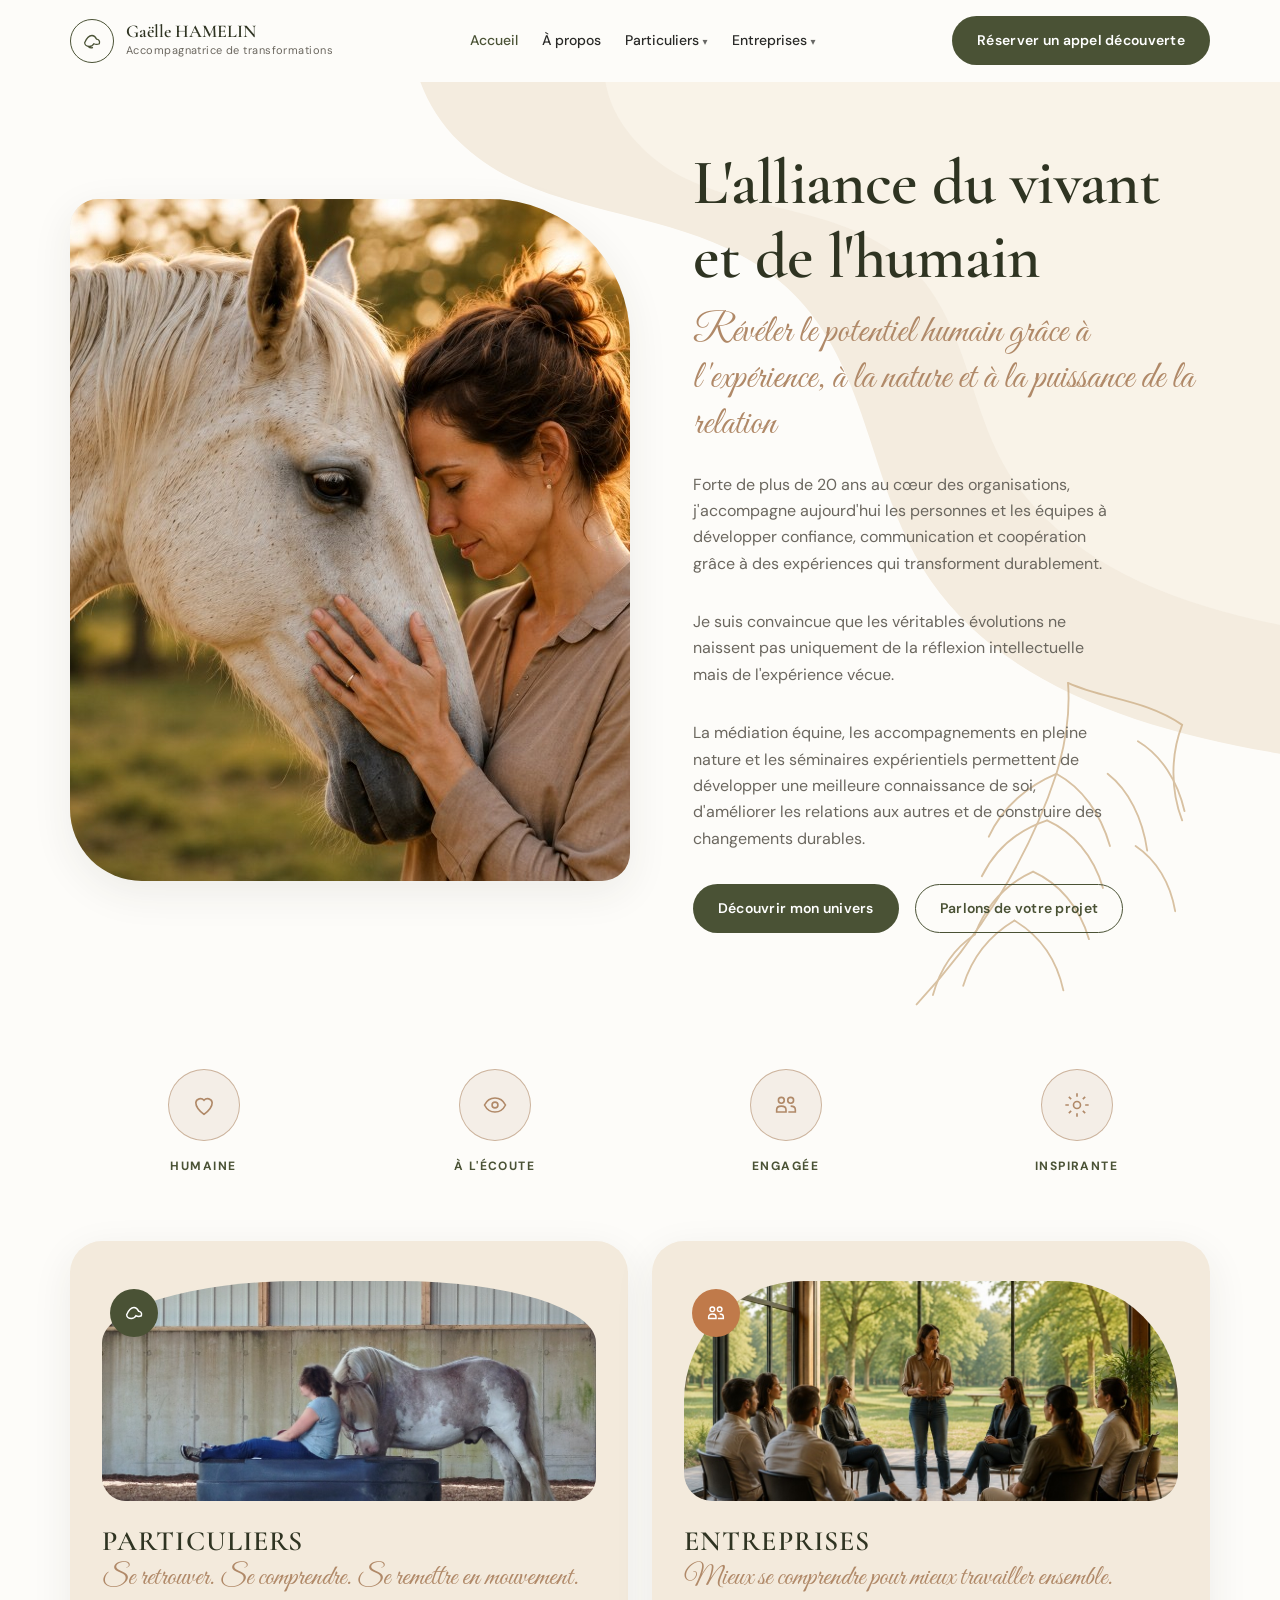
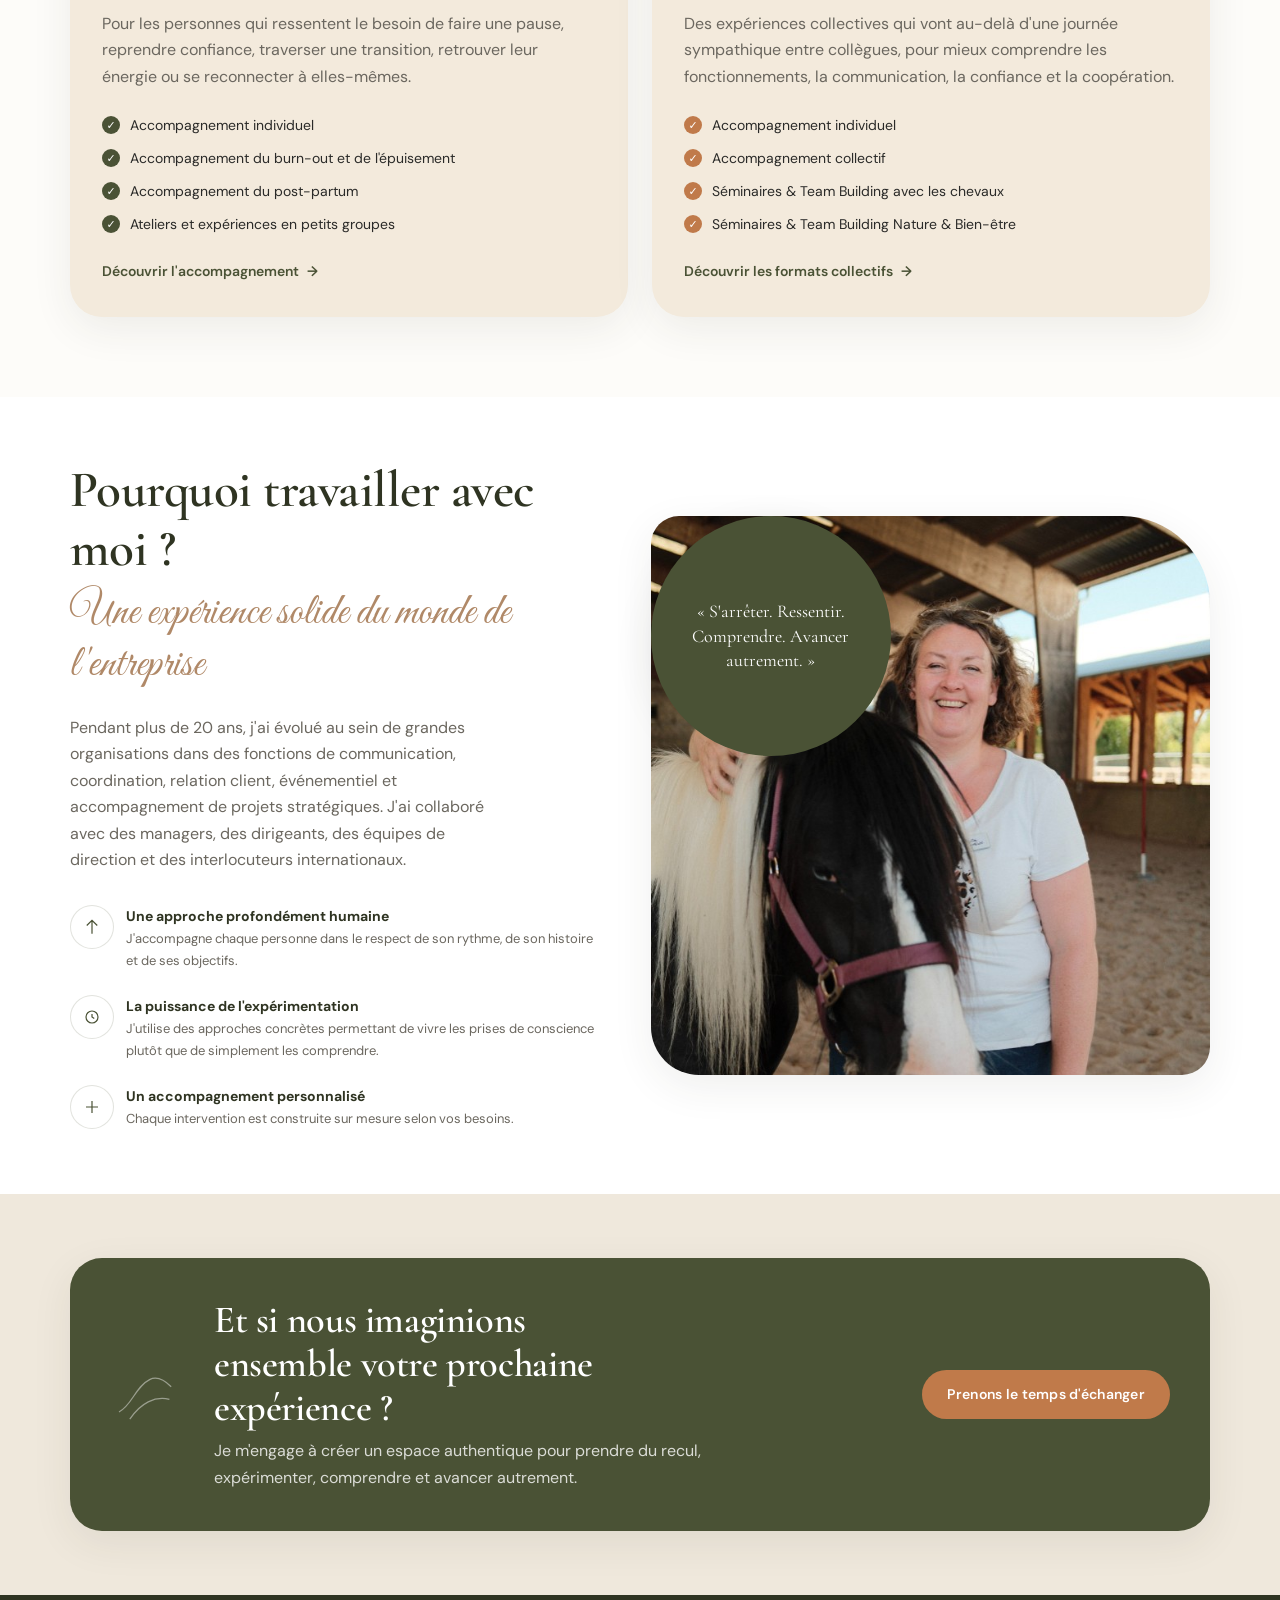
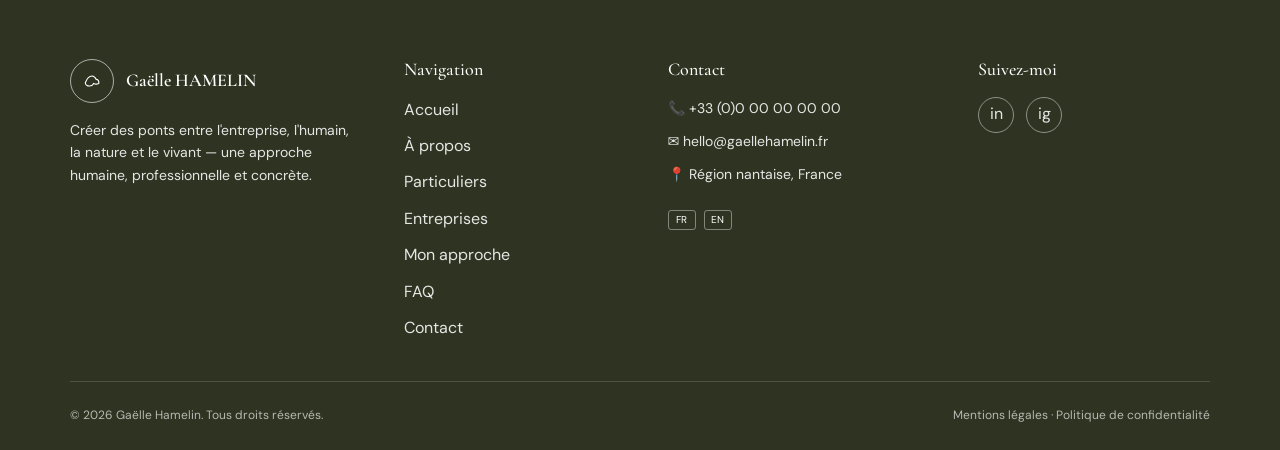
<file: index.html>
<!DOCTYPE html>
<html lang="fr">
<head>
  <meta charset="UTF-8">
  <meta name="viewport" content="width=device-width, initial-scale=1">
  <meta name="robots" content="noindex, nofollow, noarchive, nosnippet">
  <meta name="googlebot" content="noindex, nofollow, noarchive, nosnippet">
  <title>Médiation équine, leadership et séminaires nature | Gaëlle Hamelin</title>
  <meta
    name="description"
    content="Développez la confiance, la communication et la coopération grâce à la médiation équine, aux accompagnements individuels et aux séminaires en pleine nature. Pour particuliers et entreprises."
  >

  <!-- Brand / layout tokens live in css/styles.css (8px grid). Bootstrap for columns only. -->
  <link
    href="https://cdn.jsdelivr.net/npm/bootstrap@5.3.3/dist/css/bootstrap.min.css"
    rel="stylesheet"
    integrity="sha384-QWTKZyjpPEjISv5WaRU9OFeRpok6YctnYmDr5pNlyT2bRjXh0JMhjY6hW+ALEwIH"
    crossorigin="anonymous"
  >
  <link rel="preconnect" href="https://fonts.googleapis.com">
  <link rel="preconnect" href="https://fonts.gstatic.com" crossorigin>
  <link
    href="https://fonts.googleapis.com/css2?family=Cormorant+Garamond:ital,wght@0,500;0,600;0,700;1,500&family=DM+Sans:wght@400;500;600;700&family=Great+Vibes&display=swap"
    rel="stylesheet"
  >
  <link rel="stylesheet" href="css/styles.css">
</head>
<body>
  <!-- ========== HEADER ========== -->
  <header class="site-header" id="top">
    <div class="container-gh">
      <div class="nav-wrap" id="navWrap">
        <a class="brand" href="#top" aria-label="Gaëlle Hamelin — Accueil">
          <span class="brand-mark" aria-hidden="true">
            <!-- Simple line-art mark; replace with final logo SVG in assets/ -->
            <svg width="22" height="22" viewBox="0 0 24 24" fill="none" stroke="currentColor" stroke-width="1.4">
              <path d="M4 14c2-5 5-8 8-8s4 2 5 4c2 0 4 2 3 5-2 1-4 1-6 0-1 2-3 3-5 3-3 0-5-2-5-4z"/>
              <path d="M8 18c1 1 3 2 5 1"/>
            </svg>
          </span>
          <span class="brand-text">
            <strong>Gaëlle HAMELIN</strong>
            <span>Accompagnatrice de transformations</span>
          </span>
        </a>

        <nav aria-label="Navigation principale">
          <ul class="nav-links">
            <li><a class="is-active" href="#top">Accueil</a></li>
            <li><a href="apropos.html">À propos</a></li>
            <li><a class="has-caret" href="particuliers.html">Particuliers</a></li>
            <li><a class="has-caret" href="entreprises.html">Entreprises</a></li>
          </ul>
        </nav>

        <a class="btn-gh btn-gh--solid nav-cta" href="contact.html">Réserver un appel découverte</a>

        <button class="nav-toggle" type="button" aria-label="Ouvrir le menu" aria-expanded="false" id="navToggle">
          <span></span><span></span><span></span>
        </button>
      </div>
    </div>
  </header>

  <main>
    <!-- ========== HERO ========== -->
    <section class="hero" aria-labelledby="hero-title">
      <div class="container-gh hero-inner">
        <div class="hero-grid">
          <div class="hero-media">
            <img
              class="hero-photo"
              src="assets/hero-woman-horse.jpg"
              alt="Gaëlle, yeux fermés, front contre front avec un cheval blanc"
              width="1024"
              height="682"
            >
          </div>

          <div class="hero-copy">
            <h1 id="hero-title">L'alliance du vivant et de l'humain</h1>
            <span class="h-script">Révéler le potentiel humain grâce à l'expérience, à la nature et à la puissance de la relation</span>
            <p>
              Forte de plus de 20 ans au cœur des organisations, j'accompagne aujourd'hui les personnes et les équipes à développer confiance, communication et coopération grâce à des expériences qui transforment durablement.
            </p>
            <p>
              Je suis convaincue que les véritables évolutions ne naissent pas uniquement de la réflexion intellectuelle mais de l'expérience vécue.
            </p>
            <p>
              La médiation équine, les accompagnements en pleine nature et les séminaires expérientiels permettent de développer une meilleure connaissance de soi, d'améliorer les relations aux autres et de construire des changements durables.
            </p>
            <div class="hero-actions">
              <a class="btn-gh btn-gh--solid" href="#univers">Découvrir mon univers</a>
              <a class="btn-gh btn-gh--outline" href="contact.html">Parlons de votre projet</a>
            </div>
          </div>
        </div>
      </div>
    </section>

    <!-- ========== VALUES ========== -->
    <section class="values" aria-label="Valeurs">
      <div class="container-gh">
        <div class="values-row">
          <div class="value-item">
            <div class="value-icon" aria-hidden="true">
              <svg width="28" height="28" viewBox="0 0 24 24" fill="none" stroke="currentColor" stroke-width="1.4"><path d="M12 20c-4-3-7-6-7-10a4 4 0 0 1 7-2 4 4 0 0 1 7 2c0 4-3 7-7 10z"/></svg>
            </div>
            <span>Humaine</span>
          </div>
          <div class="value-item">
            <div class="value-icon" aria-hidden="true">
              <svg width="28" height="28" viewBox="0 0 24 24" fill="none" stroke="currentColor" stroke-width="1.4"><path d="M3 12c2-4 5-6 9-6s7 2 9 6c-2 4-5 6-9 6s-7-2-9-6z"/><circle cx="12" cy="12" r="2.5"/></svg>
            </div>
            <span>À l'écoute</span>
          </div>
          <div class="value-item">
            <div class="value-icon" aria-hidden="true">
              <svg width="28" height="28" viewBox="0 0 24 24" fill="none" stroke="currentColor" stroke-width="1.4"><path d="M8 13c-2 0-4 1-4 3v2h8v-2c0-2-2-3-4-3z"/><circle cx="8" cy="8" r="2.5"/><path d="M16 13c2 0 4 1 4 3v2h-6"/><circle cx="16" cy="8" r="2.5"/></svg>
            </div>
            <span>Engagée</span>
          </div>
          <div class="value-item">
            <div class="value-icon" aria-hidden="true">
              <svg width="28" height="28" viewBox="0 0 24 24" fill="none" stroke="currentColor" stroke-width="1.4"><circle cx="12" cy="12" r="3"/><path d="M12 2v3M12 19v3M2 12h3M19 12h3M5 5l2 2M17 17l2 2M5 19l2-2M17 7l2-2"/></svg>
            </div>
            <span>Inspirante</span>
          </div>
        </div>
      </div>
    </section>

    <!-- ========== SERVICES ========== -->
    <section class="services" id="univers" aria-labelledby="services-title">
      <div class="container-gh">
        <h2 id="services-title" class="visually-hidden">Accompagnements</h2>
        <div class="row g-4">
          <div class="col-12 col-sm-6" id="particuliers">
            <article class="service-card">
              <div class="service-badge service-badge--olive" aria-hidden="true">
                <svg width="22" height="22" viewBox="0 0 24 24" fill="none" stroke="currentColor" stroke-width="1.6"><path d="M4 14c2-5 5-8 8-8s4 2 5 4c2 0 4 2 3 5-2 1-4 1-6 0-1 2-3 3-5 3-3 0-5-2-5-4z"/></svg>
              </div>
              <img
                class="service-photo service-photo--wave"
                src="assets/service-particuliers.jpg"
                alt="Femme assise, un cheval pie posant sa tête sur son épaule dans un manège"
                width="1024"
                height="768"
              >
              <h2>Particuliers</h2>
              <span class="h-script">Se retrouver. Se comprendre. Se remettre en mouvement.</span>
              <p>
                Pour les personnes qui ressentent le besoin de faire une pause, reprendre confiance,
                traverser une transition, retrouver leur énergie ou se reconnecter à elles-mêmes.
              </p>
              <ul class="checklist">
                <li><span class="tick" aria-hidden="true">✓</span> Accompagnement individuel</li>
                <li><span class="tick" aria-hidden="true">✓</span> Accompagnement du burn-out et de l'épuisement</li>
                <li><span class="tick" aria-hidden="true">✓</span> Accompagnement du post-partum</li>
                <li><span class="tick" aria-hidden="true">✓</span> Ateliers et expériences en petits groupes</li>
              </ul>
              <a class="link-arrow" href="particuliers.html">Découvrir l'accompagnement <span aria-hidden="true">→</span></a>
            </article>
          </div>

          <div class="col-12 col-sm-6" id="entreprises">
            <article class="service-card">
              <div class="service-badge service-badge--terra" aria-hidden="true">
                <svg width="22" height="22" viewBox="0 0 24 24" fill="none" stroke="currentColor" stroke-width="1.6"><path d="M8 13c-2 0-4 1-4 3v2h8v-2c0-2-2-3-4-3z"/><circle cx="8" cy="8" r="2.5"/><path d="M16 13c2 0 4 1 4 3v2h-6"/><circle cx="16" cy="8" r="2.5"/></svg>
              </div>
              <img
                class="service-photo service-photo--pill"
                src="assets/service-entreprises.jpg"
                alt="Atelier en entreprise : animatrice debout face à un groupe assis, grandes baies vitrées sur un parc"
                width="1024"
                height="682"
              >
              <h2>Entreprises</h2>
              <span class="h-script">Mieux se comprendre pour mieux travailler ensemble.</span>
              <p>
                Des expériences collectives qui vont au-delà d'une journée sympathique entre collègues,
                pour mieux comprendre les fonctionnements, la communication, la confiance et la coopération.
              </p>
              <ul class="checklist checklist--terra">
                <li><span class="tick" aria-hidden="true">✓</span> Accompagnement individuel</li>
                <li><span class="tick" aria-hidden="true">✓</span> Accompagnement collectif</li>
                <li><span class="tick" aria-hidden="true">✓</span> Séminaires &amp; Team Building avec les chevaux</li>
                <li><span class="tick" aria-hidden="true">✓</span> Séminaires &amp; Team Building Nature &amp; Bien-être</li>
              </ul>
              <a class="link-arrow" href="entreprises.html">Découvrir les formats collectifs <span aria-hidden="true">→</span></a>
            </article>
          </div>
        </div>
      </div>
    </section>

    <!-- ========== APPROACH / PHILOSOPHY ========== -->
    <section class="philosophy" id="approche" aria-labelledby="approche-title">
      <div class="container-gh">
        <div class="philosophy-grid">
          <div>
            <h2 id="approche-title">Pourquoi travailler avec moi&nbsp;?</h2>
            <span class="h-script">Une expérience solide du monde de l'entreprise</span>
            <p>
              Pendant plus de 20 ans, j'ai évolué au sein de grandes organisations dans des fonctions de communication, coordination, relation client, événementiel et accompagnement de projets stratégiques. J'ai collaboré avec des managers, des dirigeants, des équipes de direction et des interlocuteurs internationaux.
            </p>

            <div class="pillar-grid" role="list">
              <div class="pillar" role="listitem">
                <div class="pillar-icon" aria-hidden="true">
                  <svg width="18" height="18" viewBox="0 0 24 24" fill="none" stroke="currentColor" stroke-width="1.6"><path d="M12 3v18M5 10l7-7 7 7"/></svg>
                </div>
                <div>
                  <strong>Une approche profondément humaine</strong>
                  <span>J'accompagne chaque personne dans le respect de son rythme, de son histoire et de ses objectifs.</span>
                </div>
              </div>
              <div class="pillar" role="listitem">
                <div class="pillar-icon" aria-hidden="true">
                  <svg width="18" height="18" viewBox="0 0 24 24" fill="none" stroke="currentColor" stroke-width="1.6"><circle cx="12" cy="12" r="8"/><path d="M12 8v4l3 2"/></svg>
                </div>
                <div>
                  <strong>La puissance de l'expérimentation</strong>
                  <span>J'utilise des approches concrètes permettant de vivre les prises de conscience plutôt que de simplement les comprendre.</span>
                </div>
              </div>
              <div class="pillar" role="listitem">
                <div class="pillar-icon" aria-hidden="true">
                  <svg width="18" height="18" viewBox="0 0 24 24" fill="none" stroke="currentColor" stroke-width="1.6"><path d="M4 12h16M12 4v16"/></svg>
                </div>
                <div>
                  <strong>Un accompagnement personnalisé</strong>
                  <span>Chaque intervention est construite sur mesure selon vos besoins.</span>
                </div>
              </div>
            </div>
          </div>

          <div class="philosophy-media">
            <div class="quote-bubble">
              <p>« S'arrêter. Ressentir. Comprendre. Avancer autrement. »</p>
            </div>
            <div class="philosophy-photo-wrap">
              <img
                class="philosophy-photo"
                src="assets/philosophy-portrait.jpg"
                alt="Gaëlle Hamelin souriante aux côtés d'un cheval pie dans un manège"
                width="682"
                height="1024"
              >
            </div>
          </div>
        </div>
      </div>
    </section>

    <!-- ========== FINAL CTA ========== -->
    <section class="testimonials" id="contact" aria-labelledby="cta-title">
      <div class="container-gh">
        <div class="cta-band">
          <svg class="cta-deco" viewBox="0 0 80 80" aria-hidden="true">
            <path d="M10 60c15-8 18-28 34-36 8-4 16 0 24 8" fill="none" stroke="currentColor" stroke-width="1.4"/>
            <path d="M22 68c12-18 28-26 44-22" fill="none" stroke="currentColor" stroke-width="1.4"/>
          </svg>
          <div>
            <h2 id="cta-title">Et si nous imaginions ensemble votre prochaine expérience ?</h2>
            <p>Je m'engage à créer un espace authentique pour prendre du recul, expérimenter, comprendre et avancer autrement.</p>
          </div>
          <a class="btn-gh btn-gh--terracotta" href="contact.html">Prenons le temps d'échanger</a>
        </div>
      </div>
    </section>
  </main>

  <!-- ========== FOOTER ========== -->
  <footer class="site-footer">
    <div class="container-gh">
      <div class="footer-grid">
        <div>
          <a class="brand" href="#top">
            <span class="brand-mark" aria-hidden="true">
              <svg width="20" height="20" viewBox="0 0 24 24" fill="none" stroke="currentColor" stroke-width="1.4"><path d="M4 14c2-5 5-8 8-8s4 2 5 4c2 0 4 2 3 5-2 1-4 1-6 0-1 2-3 3-5 3-3 0-5-2-5-4z"/></svg>
            </span>
            <span class="brand-text"><strong>Gaëlle HAMELIN</strong></span>
          </a>
          <p>Créer des ponts entre l'entreprise, l'humain, la nature et le vivant — une approche humaine, professionnelle et concrète.</p>
        </div>

        <div>
          <h3 class="footer-title">Navigation</h3>
          <ul class="footer-links">
            <li><a href="#top">Accueil</a></li>
            <li><a href="apropos.html">À propos</a></li>
            <li><a href="particuliers.html">Particuliers</a></li>
            <li><a href="entreprises.html">Entreprises</a></li>
            <li><a href="#approche">Mon approche</a></li>
            <li><a href="faq.html">FAQ</a></li>
            <li><a href="contact.html">Contact</a></li>
          </ul>
        </div>

        <div>
          <h3 class="footer-title">Contact</h3>
          <ul class="contact-list">
            <li>📞 <a href="tel:+33000000000">+33 (0)0 00 00 00 00</a></li>
            <li>✉️ <a href="mailto:hello@gaellehamelin.fr">hello@gaellehamelin.fr</a></li>
            <li>📍 Région nantaise, France</li>
          </ul>
          <div class="lang-switch" aria-label="Langue">
            <button type="button" aria-pressed="true">FR</button>
            <button type="button" aria-pressed="false">EN</button>
          </div>
        </div>

        <div>
          <h3 class="footer-title">Suivez-moi</h3>
          <div class="social-row">
            <a href="https://www.linkedin.com/in/ga%C3%ABlle-hamelin/" target="_blank" rel="noopener noreferrer" aria-label="LinkedIn">in</a>
            <a href="#" aria-label="Instagram">ig</a>
          </div>
        </div>
      </div>

      <div class="footer-bottom">
        <span>© <span id="year"></span> Gaëlle Hamelin. Tous droits réservés.</span>
        <span>
          <a href="mentions-legales.html">Mentions légales</a>
          ·
          <a href="#">Politique de confidentialité</a>
        </span>
      </div>
    </div>
  </footer>

  <script>
    document.getElementById("year").textContent = new Date().getFullYear();

    const header = document.querySelector(".site-header");
    const navWrap = document.getElementById("navWrap");
    const navToggle = document.getElementById("navToggle");

    window.addEventListener("scroll", () => {
      header.classList.toggle("is-scrolled", window.scrollY > 8);
    });

    navToggle.addEventListener("click", () => {
      const open = navWrap.classList.toggle("is-open");
      navToggle.setAttribute("aria-expanded", open ? "true" : "false");
    });
  </script>
</body>
</html>
</file>
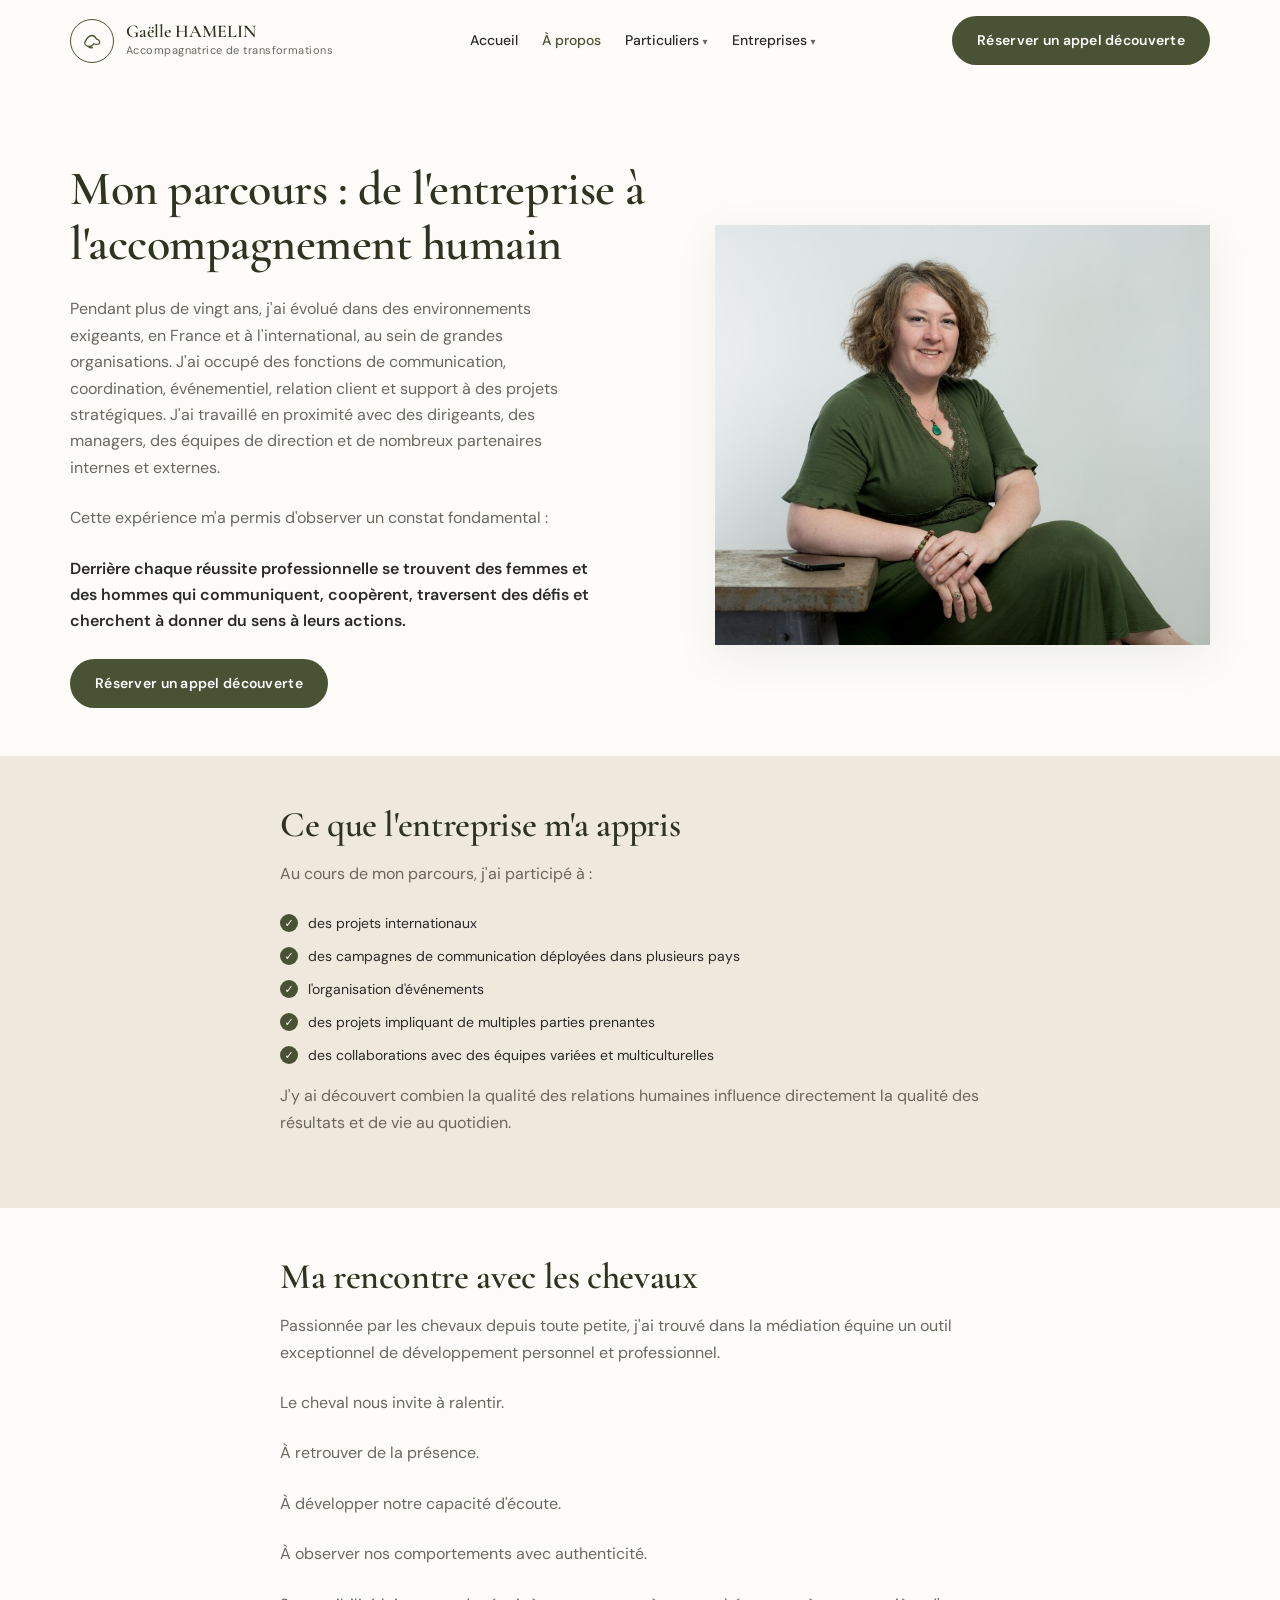
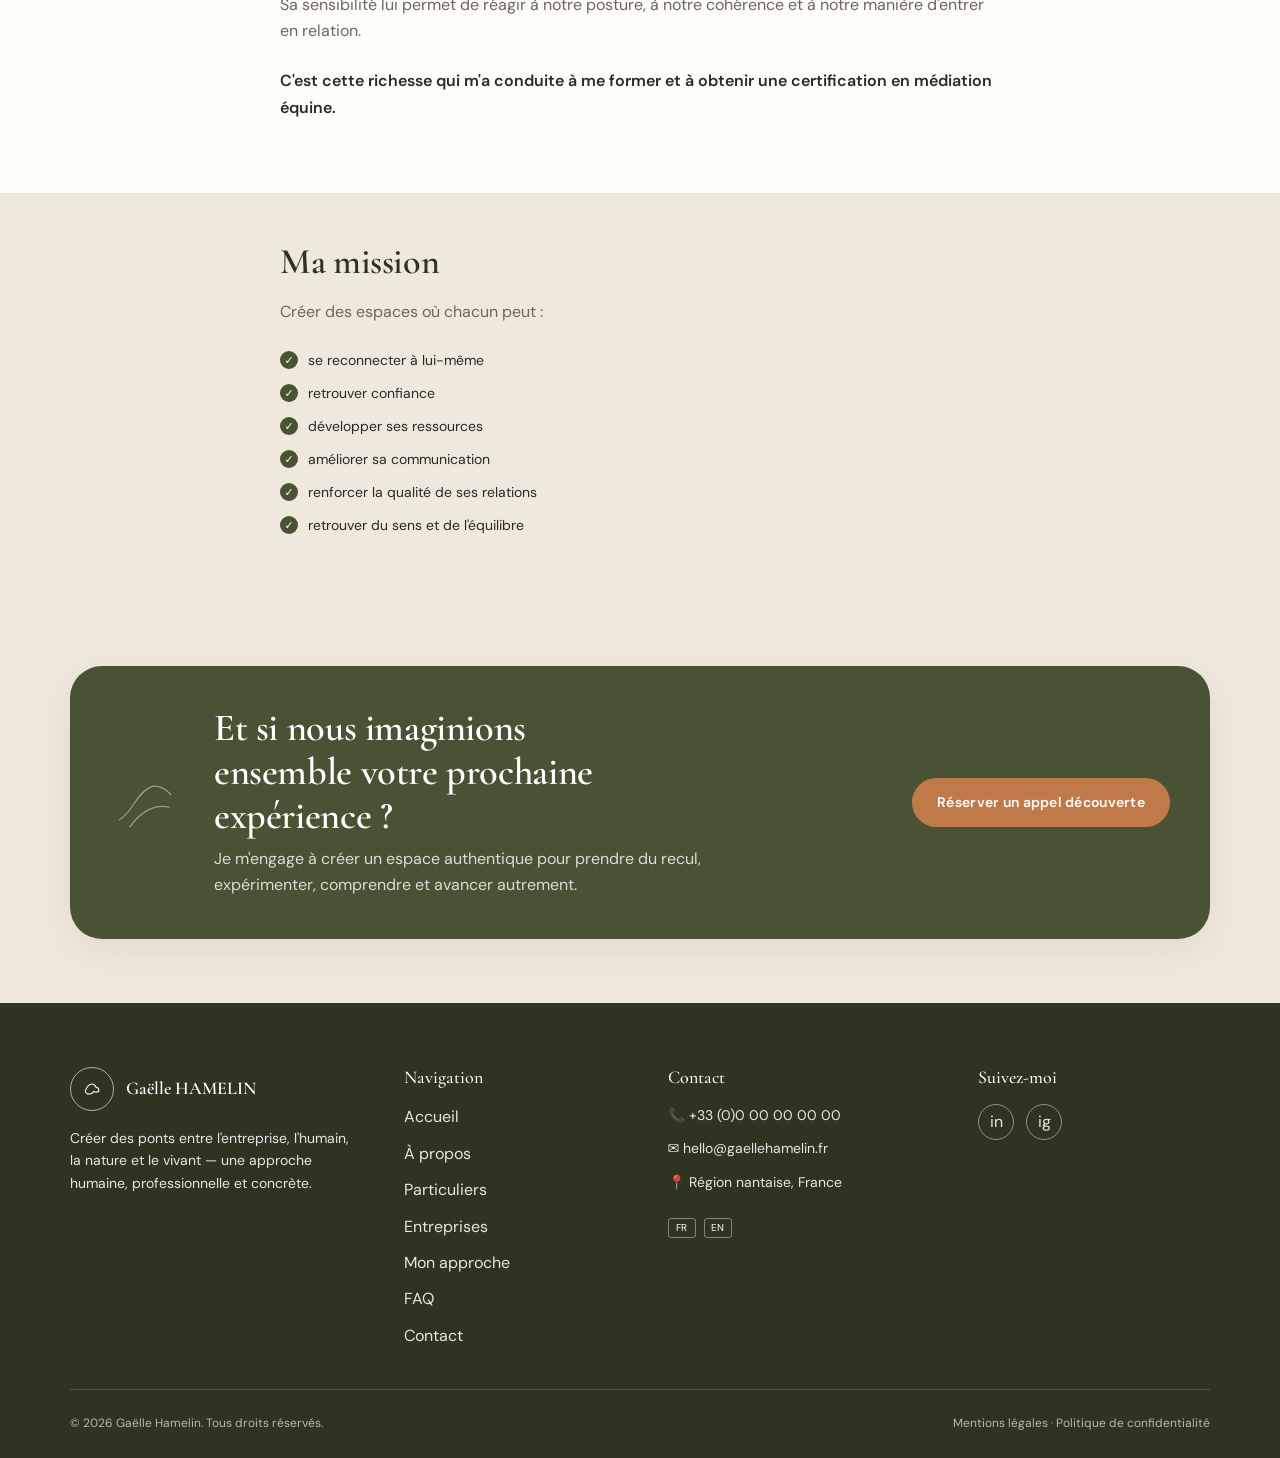
<file: apropos.html>
<!DOCTYPE html>
<html lang="fr">
<head>
  <meta charset="UTF-8">
  <meta name="viewport" content="width=device-width, initial-scale=1">
  <meta name="robots" content="noindex, nofollow, noarchive, nosnippet">
  <meta name="googlebot" content="noindex, nofollow, noarchive, nosnippet">
  <title>À propos | Gaëlle Hamelin - Médiation équine et accompagnement humain</title>
  <meta
    name="description"
    content="Découvrez le parcours de Gaëlle Hamelin : plus de 20 ans d'expérience au sein de grandes organisations et praticienne certifiée en médiation équine."
  >

  <link
    href="https://cdn.jsdelivr.net/npm/bootstrap@5.3.3/dist/css/bootstrap.min.css"
    rel="stylesheet"
    integrity="sha384-QWTKZyjpPEjISv5WaRU9OFeRpok6YctnYmDr5pNlyT2bRjXh0JMhjY6hW+ALEwIH"
    crossorigin="anonymous"
  >
  <link rel="preconnect" href="https://fonts.googleapis.com">
  <link rel="preconnect" href="https://fonts.gstatic.com" crossorigin>
  <link
    href="https://fonts.googleapis.com/css2?family=Cormorant+Garamond:ital,wght@0,500;0,600;0,700;1,500&family=DM+Sans:wght@400;500;600;700&family=Great+Vibes&display=swap"
    rel="stylesheet"
  >
  <link rel="stylesheet" href="css/styles.css">
</head>
<body>
  <header class="site-header" id="top">
    <div class="container-gh">
      <div class="nav-wrap" id="navWrap">
        <a class="brand" href="index.html" aria-label="Gaëlle Hamelin — Accueil">
          <span class="brand-mark" aria-hidden="true">
            <svg width="22" height="22" viewBox="0 0 24 24" fill="none" stroke="currentColor" stroke-width="1.4">
              <path d="M4 14c2-5 5-8 8-8s4 2 5 4c2 0 4 2 3 5-2 1-4 1-6 0-1 2-3 3-5 3-3 0-5-2-5-4z"/>
              <path d="M8 18c1 1 3 2 5 1"/>
            </svg>
          </span>
          <span class="brand-text">
            <strong>Gaëlle HAMELIN</strong>
            <span>Accompagnatrice de transformations</span>
          </span>
        </a>

        <nav aria-label="Navigation principale">
          <ul class="nav-links">
            <li><a href="index.html">Accueil</a></li>
            <li><a class="is-active" href="apropos.html" aria-current="page">À propos</a></li>
            <li><a class="has-caret" href="particuliers.html">Particuliers</a></li>
            <li><a class="has-caret" href="entreprises.html">Entreprises</a></li>
          </ul>
        </nav>

        <a class="btn-gh btn-gh--solid nav-cta" href="contact.html">Réserver un appel découverte</a>

        <button class="nav-toggle" type="button" aria-label="Ouvrir le menu" aria-expanded="false" id="navToggle">
          <span></span><span></span><span></span>
        </button>
      </div>
    </div>
  </header>

  <main>
    <section class="page-hero" aria-labelledby="apropos-title">
      <div class="container-gh">
        <div class="page-hero-grid">
          <div>
            <h1 id="apropos-title">Mon parcours : de l'entreprise à l'accompagnement humain</h1>
            <p>
              Pendant plus de vingt ans, j'ai évolué dans des environnements exigeants, en France et à l'international, au sein de grandes organisations.
              J'ai occupé des fonctions de communication, coordination, événementiel, relation client et support à des projets stratégiques.
              J'ai travaillé en proximité avec des dirigeants, des managers, des équipes de direction et de nombreux partenaires internes et externes.
            </p>
            <p>
              Cette expérience m'a permis d'observer un constat fondamental&nbsp;:
            </p>
            <p class="content-note">
              Derrière chaque réussite professionnelle se trouvent des femmes et des hommes qui communiquent, coopèrent, traversent des défis et cherchent à donner du sens à leurs actions.
            </p>
            <div class="hero-actions">
              <a class="btn-gh btn-gh--solid" href="contact.html">Réserver un appel découverte</a>
            </div>
          </div>
          <div>
            <img
              class="page-hero-photo"
              src="assets/about-portrait.jpg"
              alt="Portrait de Gaëlle Hamelin, souriante, en robe verte"
              width="1024"
              height="682"
            >
          </div>
        </div>
      </div>
    </section>

    <section class="content-band content-band--soft" aria-labelledby="entreprise-title">
      <div class="container-gh content-narrow">
        <h2 id="entreprise-title">Ce que l'entreprise m'a appris</h2>
        <p>Au cours de mon parcours, j'ai participé à&nbsp;:</p>
        <ul class="checklist">
          <li><span class="tick" aria-hidden="true">✓</span> des projets internationaux</li>
          <li><span class="tick" aria-hidden="true">✓</span> des campagnes de communication déployées dans plusieurs pays</li>
          <li><span class="tick" aria-hidden="true">✓</span> l'organisation d'événements</li>
          <li><span class="tick" aria-hidden="true">✓</span> des projets impliquant de multiples parties prenantes</li>
          <li><span class="tick" aria-hidden="true">✓</span> des collaborations avec des équipes variées et multiculturelles</li>
        </ul>
        <p>
          J'y ai découvert combien la qualité des relations humaines influence directement la qualité des résultats et de vie au quotidien.
        </p>
      </div>
    </section>

    <section class="content-band" aria-labelledby="chevaux-title">
      <div class="container-gh content-narrow">
        <h2 id="chevaux-title">Ma rencontre avec les chevaux</h2>
        <p>
          Passionnée par les chevaux depuis toute petite, j'ai trouvé dans la médiation équine un outil exceptionnel de développement personnel et professionnel.
        </p>
        <p>Le cheval nous invite à ralentir.</p>
        <p>À retrouver de la présence.</p>
        <p>À développer notre capacité d'écoute.</p>
        <p>À observer nos comportements avec authenticité.</p>
        <p>
          Sa sensibilité lui permet de réagir à notre posture, à notre cohérence et à notre manière d'entrer en relation.
        </p>
        <p class="content-note">
          C'est cette richesse qui m'a conduite à me former et à obtenir une certification en médiation équine.
        </p>
      </div>
    </section>

    <section class="content-band content-band--soft" aria-labelledby="mission-title">
      <div class="container-gh content-narrow">
        <h2 id="mission-title">Ma mission</h2>
        <p>Créer des espaces où chacun peut&nbsp;:</p>
        <ul class="checklist">
          <li><span class="tick" aria-hidden="true">✓</span> se reconnecter à lui-même</li>
          <li><span class="tick" aria-hidden="true">✓</span> retrouver confiance</li>
          <li><span class="tick" aria-hidden="true">✓</span> développer ses ressources</li>
          <li><span class="tick" aria-hidden="true">✓</span> améliorer sa communication</li>
          <li><span class="tick" aria-hidden="true">✓</span> renforcer la qualité de ses relations</li>
          <li><span class="tick" aria-hidden="true">✓</span> retrouver du sens et de l'équilibre</li>
        </ul>
      </div>
    </section>

    <section class="testimonials" id="contact" aria-labelledby="cta-title">
      <div class="container-gh">
        <div class="cta-band">
          <svg class="cta-deco" viewBox="0 0 80 80" aria-hidden="true">
            <path d="M10 60c15-8 18-28 34-36 8-4 16 0 24 8" fill="none" stroke="currentColor" stroke-width="1.4"/>
            <path d="M22 68c12-18 28-26 44-22" fill="none" stroke="currentColor" stroke-width="1.4"/>
          </svg>
          <div>
            <h2 id="cta-title">Et si nous imaginions ensemble votre prochaine expérience&nbsp;?</h2>
            <p>Je m'engage à créer un espace authentique pour prendre du recul, expérimenter, comprendre et avancer autrement.</p>
          </div>
          <a class="btn-gh btn-gh--terracotta" href="contact.html">Réserver un appel découverte</a>
        </div>
      </div>
    </section>
  </main>

  <footer class="site-footer">
    <div class="container-gh">
      <div class="footer-grid">
        <div>
          <a class="brand" href="index.html">
            <span class="brand-mark" aria-hidden="true">
              <svg width="20" height="20" viewBox="0 0 24 24" fill="none" stroke="currentColor" stroke-width="1.4"><path d="M4 14c2-5 5-8 8-8s4 2 5 4c2 0 4 2 3 5-2 1-4 1-6 0-1 2-3 3-5 3-3 0-5-2-5-4z"/></svg>
            </span>
            <span class="brand-text"><strong>Gaëlle HAMELIN</strong></span>
          </a>
          <p>Créer des ponts entre l'entreprise, l'humain, la nature et le vivant — une approche humaine, professionnelle et concrète.</p>
        </div>

        <div>
          <h3 class="footer-title">Navigation</h3>
          <ul class="footer-links">
            <li><a href="index.html">Accueil</a></li>
            <li><a href="apropos.html">À propos</a></li>
            <li><a href="particuliers.html">Particuliers</a></li>
            <li><a href="entreprises.html">Entreprises</a></li>
            <li><a href="index.html#approche">Mon approche</a></li>
            <li><a href="faq.html">FAQ</a></li>
            <li><a href="contact.html">Contact</a></li>
          </ul>
        </div>

        <div>
          <h3 class="footer-title">Contact</h3>
          <ul class="contact-list">
            <li>📞 <a href="tel:+33000000000">+33 (0)0 00 00 00 00</a></li>
            <li>✉️ <a href="mailto:hello@gaellehamelin.fr">hello@gaellehamelin.fr</a></li>
            <li>📍 Région nantaise, France</li>
          </ul>
          <div class="lang-switch" aria-label="Langue">
            <button type="button" aria-pressed="true">FR</button>
            <button type="button" aria-pressed="false">EN</button>
          </div>
        </div>

        <div>
          <h3 class="footer-title">Suivez-moi</h3>
          <div class="social-row">
            <a href="https://www.linkedin.com/in/ga%C3%ABlle-hamelin/" target="_blank" rel="noopener noreferrer" aria-label="LinkedIn">in</a>
            <a href="#" aria-label="Instagram">ig</a>
          </div>
        </div>
      </div>

      <div class="footer-bottom">
        <span>© <span id="year"></span> Gaëlle Hamelin. Tous droits réservés.</span>
        <span>
          <a href="mentions-legales.html">Mentions légales</a>
          ·
          <a href="#">Politique de confidentialité</a>
        </span>
      </div>
    </div>
  </footer>

  <script>
    document.getElementById("year").textContent = new Date().getFullYear();

    const header = document.querySelector(".site-header");
    const navWrap = document.getElementById("navWrap");
    const navToggle = document.getElementById("navToggle");

    window.addEventListener("scroll", () => {
      header.classList.toggle("is-scrolled", window.scrollY > 8);
    });

    navToggle.addEventListener("click", () => {
      const open = navWrap.classList.toggle("is-open");
      navToggle.setAttribute("aria-expanded", open ? "true" : "false");
    });
  </script>
</body>
</html>
</file>
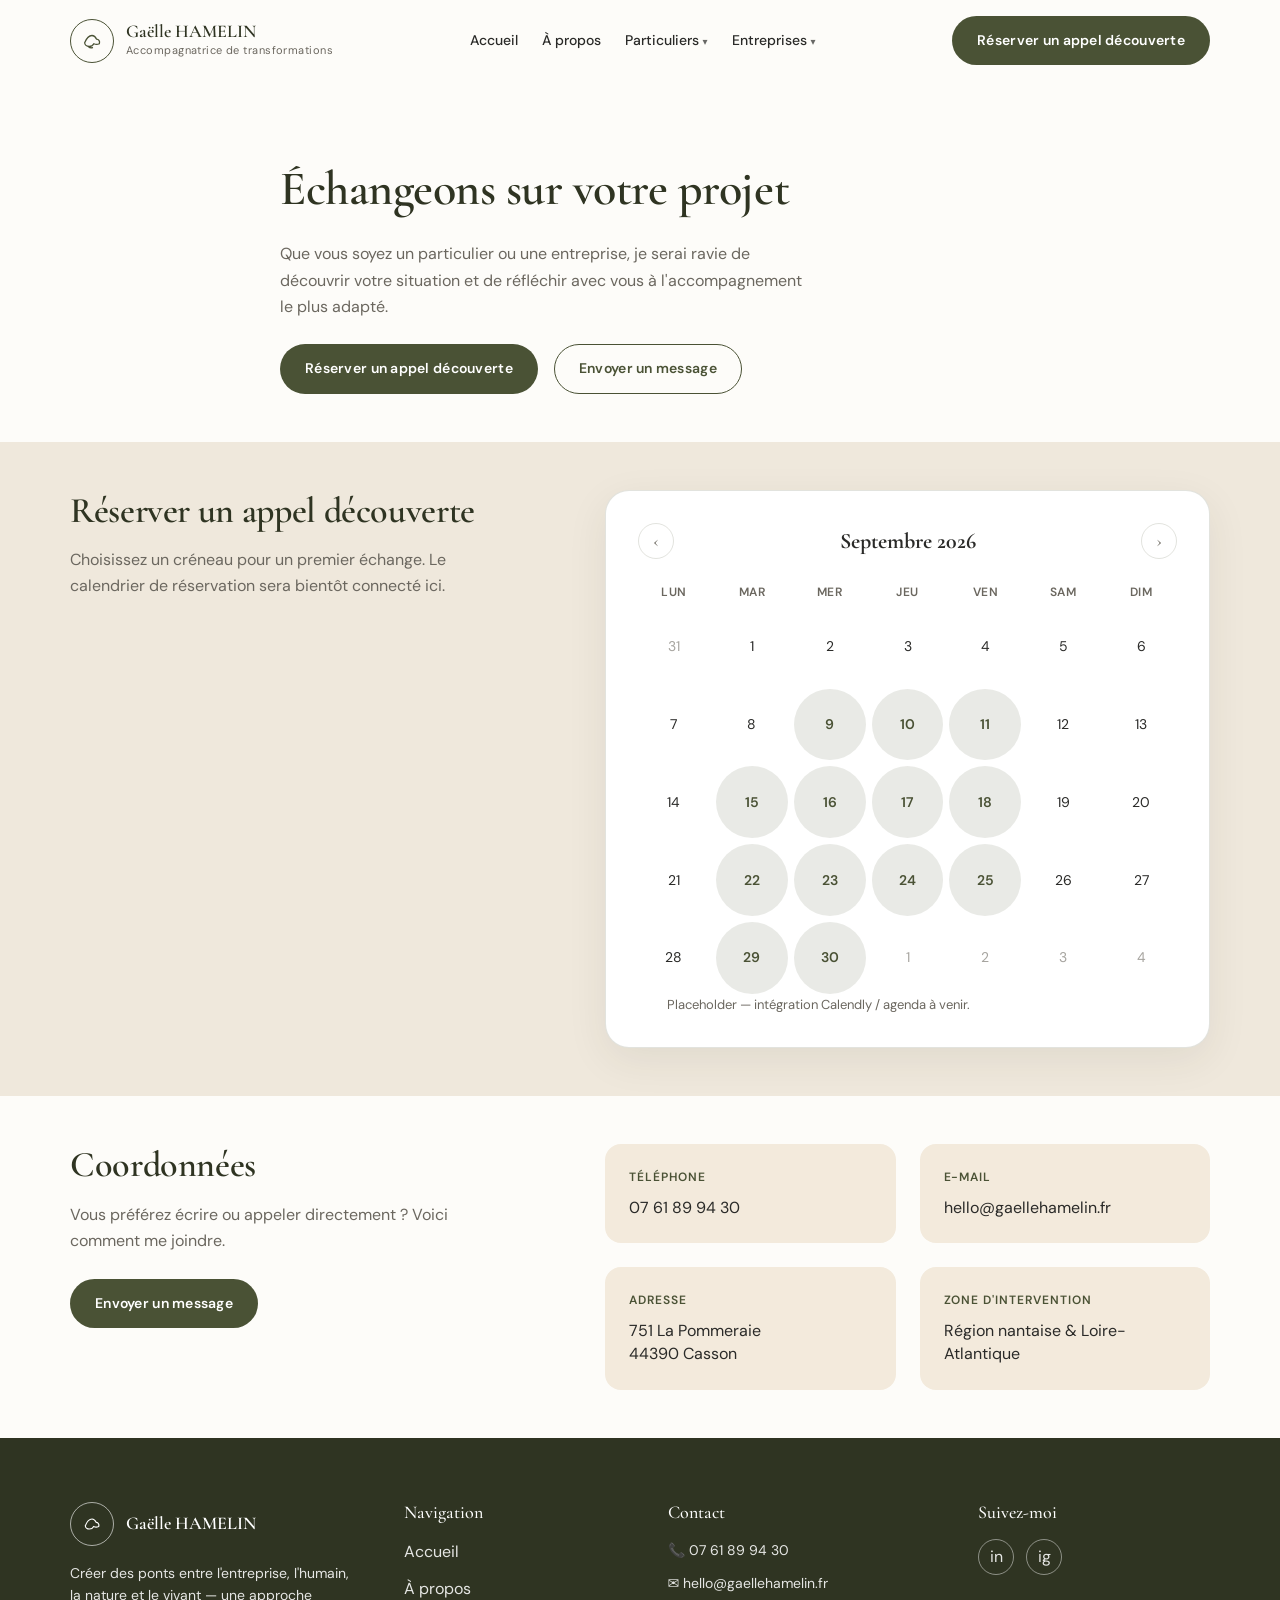
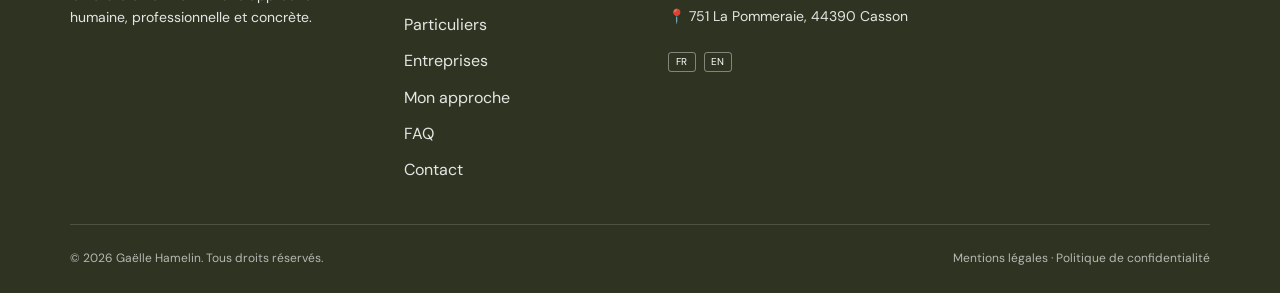
<file: contact.html>
<!DOCTYPE html>
<html lang="fr">
<head>
  <meta charset="UTF-8">
  <meta name="viewport" content="width=device-width, initial-scale=1">
  <meta name="robots" content="noindex, nofollow, noarchive, nosnippet">
  <meta name="googlebot" content="noindex, nofollow, noarchive, nosnippet">
  <title>Réserver un appel découverte | Gaëlle Hamelin</title>
  <meta
    name="description"
    content="Échangeons sur votre projet : réservez un appel découverte ou envoyez un message pour définir l'accompagnement le plus adapté — particuliers et entreprises."
  >

  <link
    href="https://cdn.jsdelivr.net/npm/bootstrap@5.3.3/dist/css/bootstrap.min.css"
    rel="stylesheet"
    integrity="sha384-QWTKZyjpPEjISv5WaRU9OFeRpok6YctnYmDr5pNlyT2bRjXh0JMhjY6hW+ALEwIH"
    crossorigin="anonymous"
  >
  <link rel="preconnect" href="https://fonts.googleapis.com">
  <link rel="preconnect" href="https://fonts.gstatic.com" crossorigin>
  <link
    href="https://fonts.googleapis.com/css2?family=Cormorant+Garamond:ital,wght@0,500;0,600;0,700;1,500&family=DM+Sans:wght@400;500;600;700&family=Great+Vibes&display=swap"
    rel="stylesheet"
  >
  <link rel="stylesheet" href="css/styles.css">
</head>
<body>
  <header class="site-header" id="top">
    <div class="container-gh">
      <div class="nav-wrap" id="navWrap">
        <a class="brand" href="index.html" aria-label="Gaëlle Hamelin — Accueil">
          <span class="brand-mark" aria-hidden="true">
            <svg width="22" height="22" viewBox="0 0 24 24" fill="none" stroke="currentColor" stroke-width="1.4">
              <path d="M4 14c2-5 5-8 8-8s4 2 5 4c2 0 4 2 3 5-2 1-4 1-6 0-1 2-3 3-5 3-3 0-5-2-5-4z"/>
              <path d="M8 18c1 1 3 2 5 1"/>
            </svg>
          </span>
          <span class="brand-text">
            <strong>Gaëlle HAMELIN</strong>
            <span>Accompagnatrice de transformations</span>
          </span>
        </a>

        <nav aria-label="Navigation principale">
          <ul class="nav-links">
            <li><a href="index.html">Accueil</a></li>
            <li><a href="apropos.html">À propos</a></li>
            <li><a class="has-caret" href="particuliers.html">Particuliers</a></li>
            <li><a class="has-caret" href="entreprises.html">Entreprises</a></li>
          </ul>
        </nav>

        <a class="btn-gh btn-gh--solid nav-cta" href="contact.html" aria-current="page">Réserver un appel découverte</a>

        <button class="nav-toggle" type="button" aria-label="Ouvrir le menu" aria-expanded="false" id="navToggle">
          <span></span><span></span><span></span>
        </button>
      </div>
    </div>
  </header>

  <main>
    <section class="page-hero" aria-labelledby="contact-title">
      <div class="container-gh content-narrow">
        <h1 id="contact-title">Échangeons sur votre projet</h1>
        <p>
          Que vous soyez un particulier ou une entreprise, je serai ravie de découvrir votre situation
          et de réfléchir avec vous à l'accompagnement le plus adapté.
        </p>
        <div class="hero-actions">
          <a class="btn-gh btn-gh--solid" href="#calendrier">Réserver un appel découverte</a>
          <a class="btn-gh btn-gh--outline" href="mailto:hello@gaellehamelin.fr">Envoyer un message</a>
        </div>
      </div>
    </section>

    <section class="content-band content-band--soft" id="calendrier" aria-labelledby="calendrier-title">
      <div class="container-gh">
        <div class="calendar-layout">
          <div>
            <h2 id="calendrier-title">Réserver un appel découverte</h2>
            <p>
              Choisissez un créneau pour un premier échange.
              Le calendrier de réservation sera bientôt connecté ici.
            </p>
          </div>

          <div class="calendar-placeholder" role="region" aria-label="Calendrier de réservation — bientôt disponible">
            <div class="calendar-placeholder__chrome">
              <div class="calendar-placeholder__nav">
                <button type="button" disabled aria-label="Mois précédent">‹</button>
                <strong>Septembre 2026</strong>
                <button type="button" disabled aria-label="Mois suivant">›</button>
              </div>
              <div class="calendar-placeholder__weekdays" aria-hidden="true">
                <span>Lun</span><span>Mar</span><span>Mer</span><span>Jeu</span><span>Ven</span><span>Sam</span><span>Dim</span>
              </div>
              <div class="calendar-placeholder__grid" aria-hidden="true">
                <span class="is-muted">31</span>
                <span>1</span><span>2</span><span>3</span><span>4</span><span>5</span><span>6</span>
                <span>7</span><span>8</span><span class="is-available">9</span><span class="is-available">10</span><span class="is-available">11</span><span>12</span><span>13</span>
                <span>14</span><span class="is-available">15</span><span class="is-available">16</span><span class="is-available">17</span><span class="is-available">18</span><span>19</span><span>20</span>
                <span>21</span><span class="is-available">22</span><span class="is-available">23</span><span class="is-available">24</span><span class="is-available">25</span><span>26</span><span>27</span>
                <span>28</span><span class="is-available">29</span><span class="is-available">30</span>
                <span class="is-muted">1</span><span class="is-muted">2</span><span class="is-muted">3</span><span class="is-muted">4</span>
              </div>
            </div>
            <p class="calendar-placeholder__note">
              Placeholder — intégration Calendly / agenda à venir.
            </p>
          </div>
        </div>
      </div>
    </section>

    <section class="content-band" id="coordonnees" aria-labelledby="coordonnees-title">
      <div class="container-gh">
        <div class="contact-info-grid">
          <div>
            <h2 id="coordonnees-title">Coordonnées</h2>
            <p>
              Vous préférez écrire ou appeler directement&nbsp;?
              Voici comment me joindre.
            </p>
            <div class="hero-actions" style="margin-top: var(--space-3);">
              <a class="btn-gh btn-gh--solid" href="mailto:hello@gaellehamelin.fr">Envoyer un message</a>
            </div>
          </div>
          <ul class="contact-info-cards">
            <li>
              <strong>Téléphone</strong>
              <a href="tel:+33761899430">07 61 89 94 30</a>
            </li>
            <li>
              <strong>E-mail</strong>
              <a href="mailto:hello@gaellehamelin.fr">hello@gaellehamelin.fr</a>
            </li>
            <li>
              <strong>Adresse</strong>
              <span>751 La Pommeraie<br>44390 Casson</span>
            </li>
            <li>
              <strong>Zone d'intervention</strong>
              <span>Région nantaise &amp; Loire-Atlantique</span>
            </li>
          </ul>
        </div>
      </div>
    </section>
  </main>

  <footer class="site-footer">
    <div class="container-gh">
      <div class="footer-grid">
        <div>
          <a class="brand" href="index.html">
            <span class="brand-mark" aria-hidden="true">
              <svg width="20" height="20" viewBox="0 0 24 24" fill="none" stroke="currentColor" stroke-width="1.4"><path d="M4 14c2-5 5-8 8-8s4 2 5 4c2 0 4 2 3 5-2 1-4 1-6 0-1 2-3 3-5 3-3 0-5-2-5-4z"/></svg>
            </span>
            <span class="brand-text"><strong>Gaëlle HAMELIN</strong></span>
          </a>
          <p>Créer des ponts entre l'entreprise, l'humain, la nature et le vivant — une approche humaine, professionnelle et concrète.</p>
        </div>

        <div>
          <h3 class="footer-title">Navigation</h3>
          <ul class="footer-links">
            <li><a href="index.html">Accueil</a></li>
            <li><a href="apropos.html">À propos</a></li>
            <li><a href="particuliers.html">Particuliers</a></li>
            <li><a href="entreprises.html">Entreprises</a></li>
            <li><a href="index.html#approche">Mon approche</a></li>
            <li><a href="faq.html">FAQ</a></li>
            <li><a href="contact.html">Contact</a></li>
          </ul>
        </div>

        <div>
          <h3 class="footer-title">Contact</h3>
          <ul class="contact-list">
            <li>📞 <a href="tel:+33761899430">07 61 89 94 30</a></li>
            <li>✉️ <a href="mailto:hello@gaellehamelin.fr">hello@gaellehamelin.fr</a></li>
            <li>📍 751 La Pommeraie, 44390 Casson</li>
          </ul>
          <div class="lang-switch" aria-label="Langue">
            <button type="button" aria-pressed="true">FR</button>
            <button type="button" aria-pressed="false">EN</button>
          </div>
        </div>

        <div>
          <h3 class="footer-title">Suivez-moi</h3>
          <div class="social-row">
            <a href="https://www.linkedin.com/in/ga%C3%ABlle-hamelin/" target="_blank" rel="noopener noreferrer" aria-label="LinkedIn">in</a>
            <a href="#" aria-label="Instagram">ig</a>
          </div>
        </div>
      </div>

      <div class="footer-bottom">
        <span>© <span id="year"></span> Gaëlle Hamelin. Tous droits réservés.</span>
        <span>
          <a href="mentions-legales.html">Mentions légales</a>
          ·
          <a href="#">Politique de confidentialité</a>
        </span>
      </div>
    </div>
  </footer>

  <script>
    document.getElementById("year").textContent = new Date().getFullYear();

    const header = document.querySelector(".site-header");
    const navWrap = document.getElementById("navWrap");
    const navToggle = document.getElementById("navToggle");

    window.addEventListener("scroll", () => {
      header.classList.toggle("is-scrolled", window.scrollY > 8);
    });

    navToggle.addEventListener("click", () => {
      const open = navWrap.classList.toggle("is-open");
      navToggle.setAttribute("aria-expanded", open ? "true" : "false");
    });
  </script>
</body>
</html>
</file>
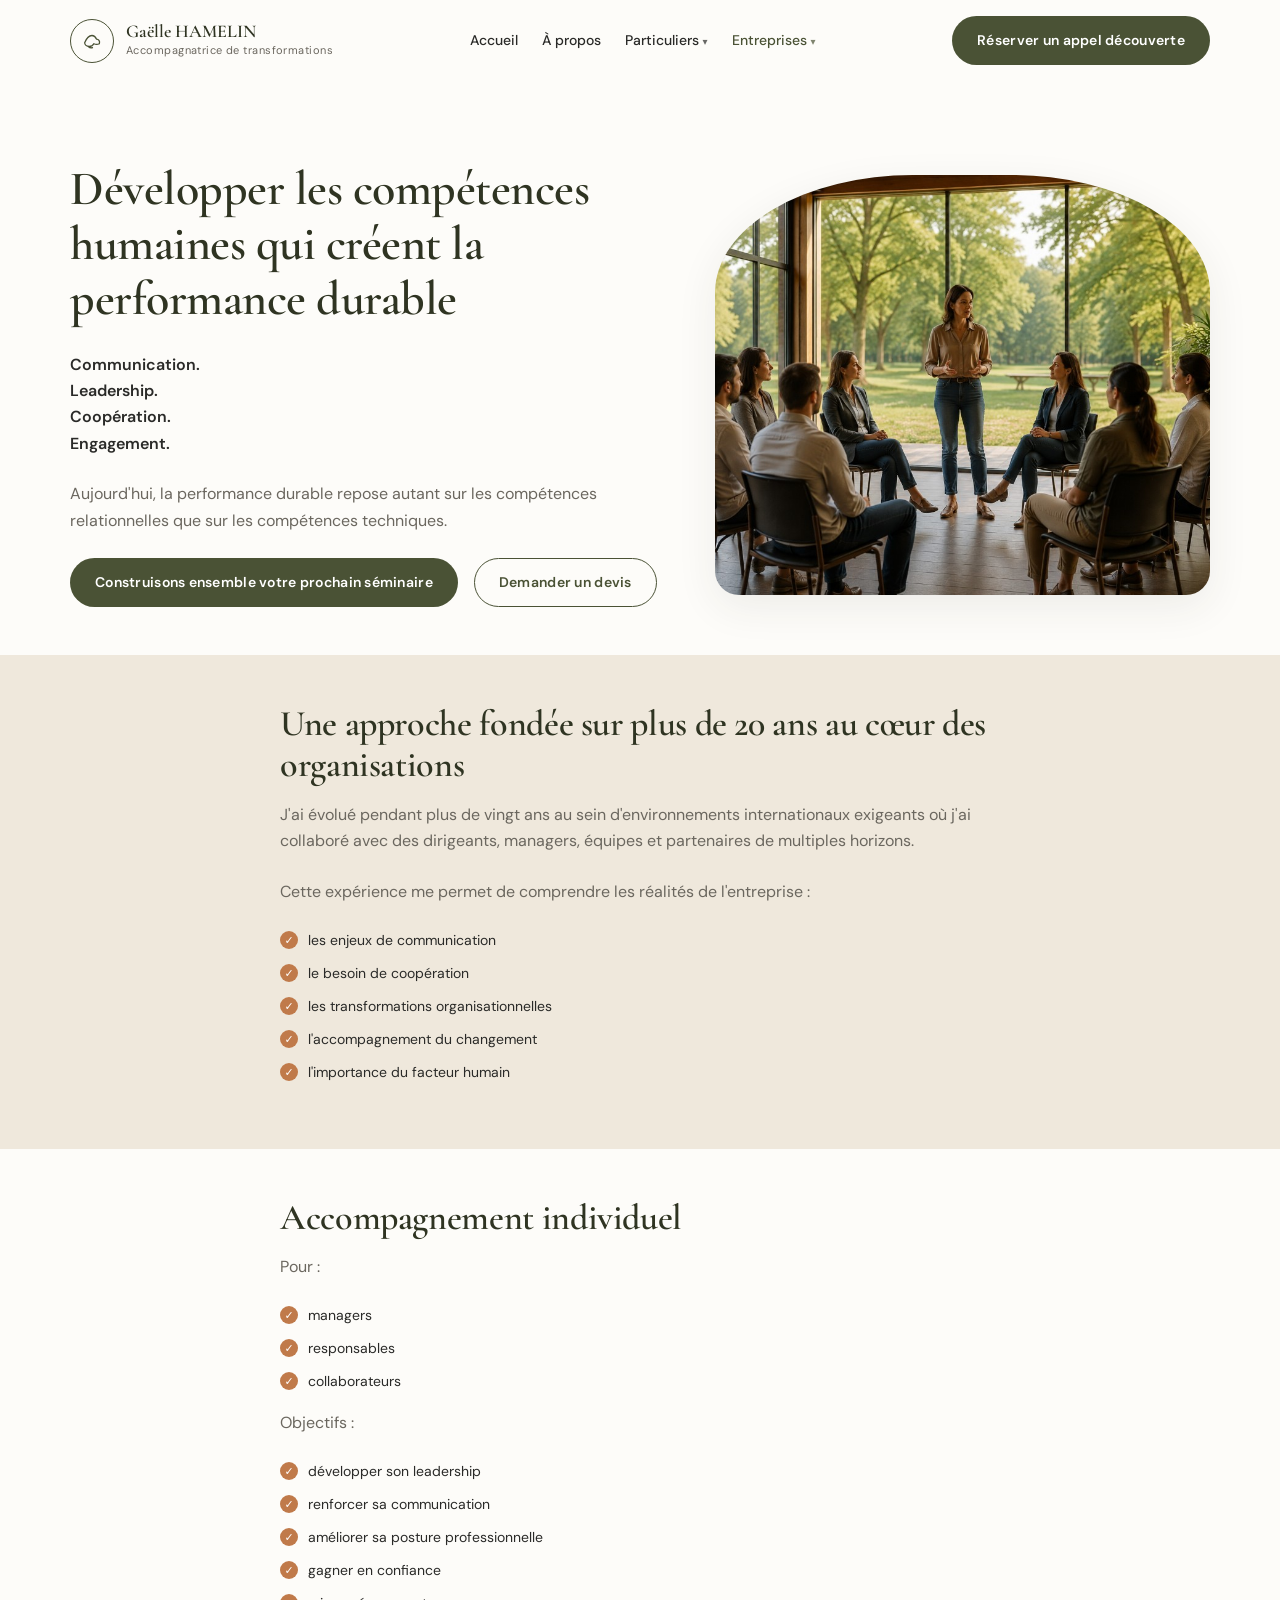
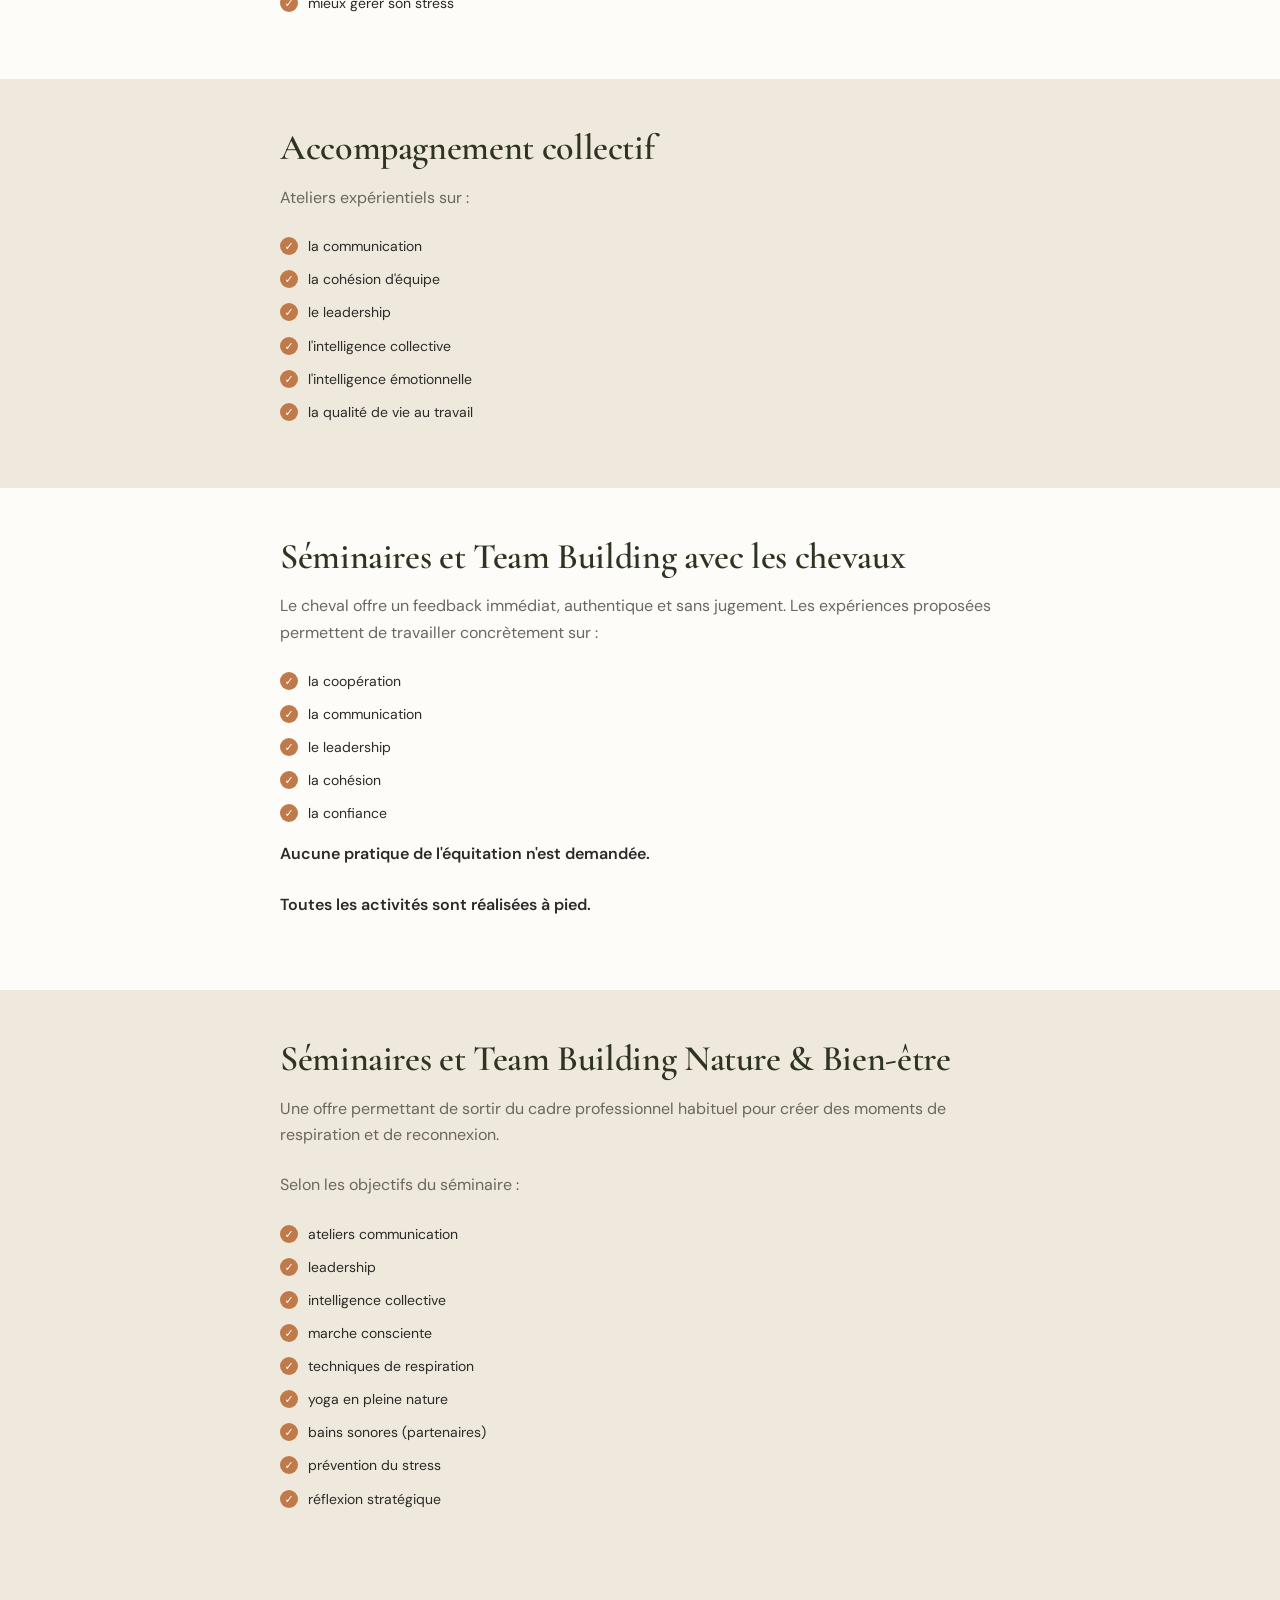
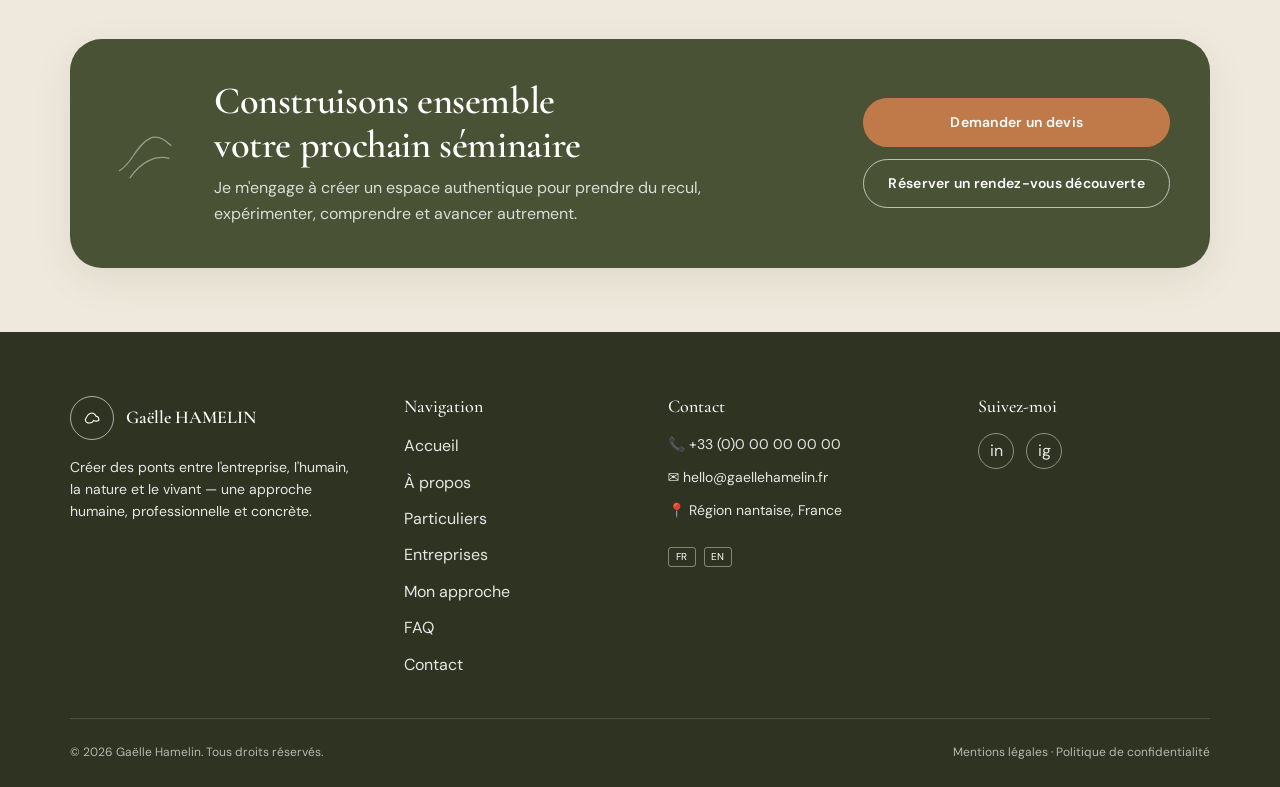
<file: entreprises.html>
<!DOCTYPE html>
<html lang="fr">
<head>
  <meta charset="UTF-8">
  <meta name="viewport" content="width=device-width, initial-scale=1">
  <meta name="robots" content="noindex, nofollow, noarchive, nosnippet">
  <meta name="googlebot" content="noindex, nofollow, noarchive, nosnippet">
  <title>Leadership, communication et cohésion d'équipe | Séminaires entreprise</title>
  <meta
    name="description"
    content="Leadership, communication, cohésion d'équipe, médiation équine et séminaires nature pour développer durablement les compétences humaines."
  >

  <link
    href="https://cdn.jsdelivr.net/npm/bootstrap@5.3.3/dist/css/bootstrap.min.css"
    rel="stylesheet"
    integrity="sha384-QWTKZyjpPEjISv5WaRU9OFeRpok6YctnYmDr5pNlyT2bRjXh0JMhjY6hW+ALEwIH"
    crossorigin="anonymous"
  >
  <link rel="preconnect" href="https://fonts.googleapis.com">
  <link rel="preconnect" href="https://fonts.gstatic.com" crossorigin>
  <link
    href="https://fonts.googleapis.com/css2?family=Cormorant+Garamond:ital,wght@0,500;0,600;0,700;1,500&family=DM+Sans:wght@400;500;600;700&family=Great+Vibes&display=swap"
    rel="stylesheet"
  >
  <link rel="stylesheet" href="css/styles.css">
</head>
<body>
  <header class="site-header" id="top">
    <div class="container-gh">
      <div class="nav-wrap" id="navWrap">
        <a class="brand" href="index.html" aria-label="Gaëlle Hamelin — Accueil">
          <span class="brand-mark" aria-hidden="true">
            <svg width="22" height="22" viewBox="0 0 24 24" fill="none" stroke="currentColor" stroke-width="1.4">
              <path d="M4 14c2-5 5-8 8-8s4 2 5 4c2 0 4 2 3 5-2 1-4 1-6 0-1 2-3 3-5 3-3 0-5-2-5-4z"/>
              <path d="M8 18c1 1 3 2 5 1"/>
            </svg>
          </span>
          <span class="brand-text">
            <strong>Gaëlle HAMELIN</strong>
            <span>Accompagnatrice de transformations</span>
          </span>
        </a>

        <nav aria-label="Navigation principale">
          <ul class="nav-links">
            <li><a href="index.html">Accueil</a></li>
            <li><a href="apropos.html">À propos</a></li>
            <li><a class="has-caret" href="particuliers.html">Particuliers</a></li>
            <li><a class="is-active has-caret" href="entreprises.html" aria-current="page">Entreprises</a></li>
          </ul>
        </nav>

        <a class="btn-gh btn-gh--solid nav-cta" href="contact.html">Réserver un appel découverte</a>

        <button class="nav-toggle" type="button" aria-label="Ouvrir le menu" aria-expanded="false" id="navToggle">
          <span></span><span></span><span></span>
        </button>
      </div>
    </div>
  </header>

  <main>
    <section class="page-hero" aria-labelledby="entreprises-title">
      <div class="container-gh">
        <div class="page-hero-grid">
          <div>
            <h1 id="entreprises-title">Développer les compétences humaines qui créent la performance durable</h1>
            <p class="content-note">
              Communication.<br>
              Leadership.<br>
              Coopération.<br>
              Engagement.
            </p>
            <p>
              Aujourd'hui, la performance durable repose autant sur les compétences relationnelles que sur les compétences techniques.
            </p>
            <div class="hero-actions">
              <a class="btn-gh btn-gh--solid" href="contact.html">Construisons ensemble votre prochain séminaire</a>
              <a class="btn-gh btn-gh--outline" href="mailto:hello@gaellehamelin.fr">Demander un devis</a>
            </div>
          </div>
          <div>
            <img
              class="page-hero-photo service-photo--wave"
              src="assets/service-entreprises.jpg"
              alt="Groupe en séminaire outdoor près d'un lac, en conversation"
              width="1024"
              height="768"
            >
          </div>
        </div>
      </div>
    </section>

    <section class="content-band content-band--soft" aria-labelledby="approche-org-title">
      <div class="container-gh content-narrow">
        <h2 id="approche-org-title">Une approche fondée sur plus de 20 ans au cœur des organisations</h2>
        <p>
          J'ai évolué pendant plus de vingt ans au sein d'environnements internationaux exigeants où j'ai collaboré avec des dirigeants, managers, équipes et partenaires de multiples horizons.
        </p>
        <p>Cette expérience me permet de comprendre les réalités de l'entreprise&nbsp;:</p>
        <ul class="checklist checklist--terra">
          <li><span class="tick" aria-hidden="true">✓</span> les enjeux de communication</li>
          <li><span class="tick" aria-hidden="true">✓</span> le besoin de coopération</li>
          <li><span class="tick" aria-hidden="true">✓</span> les transformations organisationnelles</li>
          <li><span class="tick" aria-hidden="true">✓</span> l'accompagnement du changement</li>
          <li><span class="tick" aria-hidden="true">✓</span> l'importance du facteur humain</li>
        </ul>
      </div>
    </section>

    <section class="content-band" aria-labelledby="individuel-title">
      <div class="container-gh content-narrow">
        <h2 id="individuel-title">Accompagnement individuel</h2>
        <p>Pour&nbsp;:</p>
        <ul class="checklist checklist--terra">
          <li><span class="tick" aria-hidden="true">✓</span> managers</li>
          <li><span class="tick" aria-hidden="true">✓</span> responsables</li>
          <li><span class="tick" aria-hidden="true">✓</span> collaborateurs</li>
        </ul>
        <p>Objectifs&nbsp;:</p>
        <ul class="checklist checklist--terra">
          <li><span class="tick" aria-hidden="true">✓</span> développer son leadership</li>
          <li><span class="tick" aria-hidden="true">✓</span> renforcer sa communication</li>
          <li><span class="tick" aria-hidden="true">✓</span> améliorer sa posture professionnelle</li>
          <li><span class="tick" aria-hidden="true">✓</span> gagner en confiance</li>
          <li><span class="tick" aria-hidden="true">✓</span> mieux gérer son stress</li>
        </ul>
      </div>
    </section>

    <section class="content-band content-band--soft" aria-labelledby="collectif-title">
      <div class="container-gh content-narrow">
        <h2 id="collectif-title">Accompagnement collectif</h2>
        <p>Ateliers expérientiels sur&nbsp;:</p>
        <ul class="checklist checklist--terra">
          <li><span class="tick" aria-hidden="true">✓</span> la communication</li>
          <li><span class="tick" aria-hidden="true">✓</span> la cohésion d'équipe</li>
          <li><span class="tick" aria-hidden="true">✓</span> le leadership</li>
          <li><span class="tick" aria-hidden="true">✓</span> l'intelligence collective</li>
          <li><span class="tick" aria-hidden="true">✓</span> l'intelligence émotionnelle</li>
          <li><span class="tick" aria-hidden="true">✓</span> la qualité de vie au travail</li>
        </ul>
      </div>
    </section>

    <section class="content-band" aria-labelledby="chevaux-title">
      <div class="container-gh content-narrow">
        <h2 id="chevaux-title">Séminaires et Team Building avec les chevaux</h2>
        <p>
          Le cheval offre un feedback immédiat, authentique et sans jugement.
          Les expériences proposées permettent de travailler concrètement sur&nbsp;:
        </p>
        <ul class="checklist checklist--terra">
          <li><span class="tick" aria-hidden="true">✓</span> la coopération</li>
          <li><span class="tick" aria-hidden="true">✓</span> la communication</li>
          <li><span class="tick" aria-hidden="true">✓</span> le leadership</li>
          <li><span class="tick" aria-hidden="true">✓</span> la cohésion</li>
          <li><span class="tick" aria-hidden="true">✓</span> la confiance</li>
        </ul>
        <p class="content-note">Aucune pratique de l'équitation n'est demandée.</p>
        <p class="content-note">Toutes les activités sont réalisées à pied.</p>
      </div>
    </section>

    <section class="content-band content-band--soft" aria-labelledby="nature-title">
      <div class="container-gh content-narrow">
        <h2 id="nature-title">Séminaires et Team Building Nature &amp; Bien-être</h2>
        <p>
          Une offre permettant de sortir du cadre professionnel habituel pour créer des moments de respiration et de reconnexion.
        </p>
        <p>Selon les objectifs du séminaire&nbsp;:</p>
        <ul class="checklist checklist--terra">
          <li><span class="tick" aria-hidden="true">✓</span> ateliers communication</li>
          <li><span class="tick" aria-hidden="true">✓</span> leadership</li>
          <li><span class="tick" aria-hidden="true">✓</span> intelligence collective</li>
          <li><span class="tick" aria-hidden="true">✓</span> marche consciente</li>
          <li><span class="tick" aria-hidden="true">✓</span> techniques de respiration</li>
          <li><span class="tick" aria-hidden="true">✓</span> yoga en pleine nature</li>
          <li><span class="tick" aria-hidden="true">✓</span> bains sonores (partenaires)</li>
          <li><span class="tick" aria-hidden="true">✓</span> prévention du stress</li>
          <li><span class="tick" aria-hidden="true">✓</span> réflexion stratégique</li>
        </ul>
      </div>
    </section>

    <section class="testimonials" id="contact" aria-labelledby="cta-title">
      <div class="container-gh">
        <div class="cta-band">
          <svg class="cta-deco" viewBox="0 0 80 80" aria-hidden="true">
            <path d="M10 60c15-8 18-28 34-36 8-4 16 0 24 8" fill="none" stroke="currentColor" stroke-width="1.4"/>
            <path d="M22 68c12-18 28-26 44-22" fill="none" stroke="currentColor" stroke-width="1.4"/>
          </svg>
          <div>
            <h2 id="cta-title">Construisons ensemble votre prochain séminaire</h2>
            <p>Je m'engage à créer un espace authentique pour prendre du recul, expérimenter, comprendre et avancer autrement.</p>
          </div>
          <div class="cta-actions">
            <a class="btn-gh btn-gh--terracotta" href="mailto:hello@gaellehamelin.fr">Demander un devis</a>
            <a class="btn-gh btn-gh--outline cta-outline-on-dark" href="contact.html">Réserver un rendez-vous découverte</a>
          </div>
        </div>
      </div>
    </section>
  </main>

  <footer class="site-footer">
    <div class="container-gh">
      <div class="footer-grid">
        <div>
          <a class="brand" href="index.html">
            <span class="brand-mark" aria-hidden="true">
              <svg width="20" height="20" viewBox="0 0 24 24" fill="none" stroke="currentColor" stroke-width="1.4"><path d="M4 14c2-5 5-8 8-8s4 2 5 4c2 0 4 2 3 5-2 1-4 1-6 0-1 2-3 3-5 3-3 0-5-2-5-4z"/></svg>
            </span>
            <span class="brand-text"><strong>Gaëlle HAMELIN</strong></span>
          </a>
          <p>Créer des ponts entre l'entreprise, l'humain, la nature et le vivant — une approche humaine, professionnelle et concrète.</p>
        </div>

        <div>
          <h3 class="footer-title">Navigation</h3>
          <ul class="footer-links">
            <li><a href="index.html">Accueil</a></li>
            <li><a href="apropos.html">À propos</a></li>
            <li><a href="particuliers.html">Particuliers</a></li>
            <li><a href="entreprises.html">Entreprises</a></li>
            <li><a href="index.html#approche">Mon approche</a></li>
            <li><a href="faq.html">FAQ</a></li>
            <li><a href="contact.html">Contact</a></li>
          </ul>
        </div>

        <div>
          <h3 class="footer-title">Contact</h3>
          <ul class="contact-list">
            <li>📞 <a href="tel:+33000000000">+33 (0)0 00 00 00 00</a></li>
            <li>✉️ <a href="mailto:hello@gaellehamelin.fr">hello@gaellehamelin.fr</a></li>
            <li>📍 Région nantaise, France</li>
          </ul>
          <div class="lang-switch" aria-label="Langue">
            <button type="button" aria-pressed="true">FR</button>
            <button type="button" aria-pressed="false">EN</button>
          </div>
        </div>

        <div>
          <h3 class="footer-title">Suivez-moi</h3>
          <div class="social-row">
            <a href="https://www.linkedin.com/in/ga%C3%ABlle-hamelin/" target="_blank" rel="noopener noreferrer" aria-label="LinkedIn">in</a>
            <a href="#" aria-label="Instagram">ig</a>
          </div>
        </div>
      </div>

      <div class="footer-bottom">
        <span>© <span id="year"></span> Gaëlle Hamelin. Tous droits réservés.</span>
        <span>
          <a href="mentions-legales.html">Mentions légales</a>
          ·
          <a href="#">Politique de confidentialité</a>
        </span>
      </div>
    </div>
  </footer>

  <script>
    document.getElementById("year").textContent = new Date().getFullYear();

    const header = document.querySelector(".site-header");
    const navWrap = document.getElementById("navWrap");
    const navToggle = document.getElementById("navToggle");

    window.addEventListener("scroll", () => {
      header.classList.toggle("is-scrolled", window.scrollY > 8);
    });

    navToggle.addEventListener("click", () => {
      const open = navWrap.classList.toggle("is-open");
      navToggle.setAttribute("aria-expanded", open ? "true" : "false");
    });
  </script>
</body>
</html>
</file>
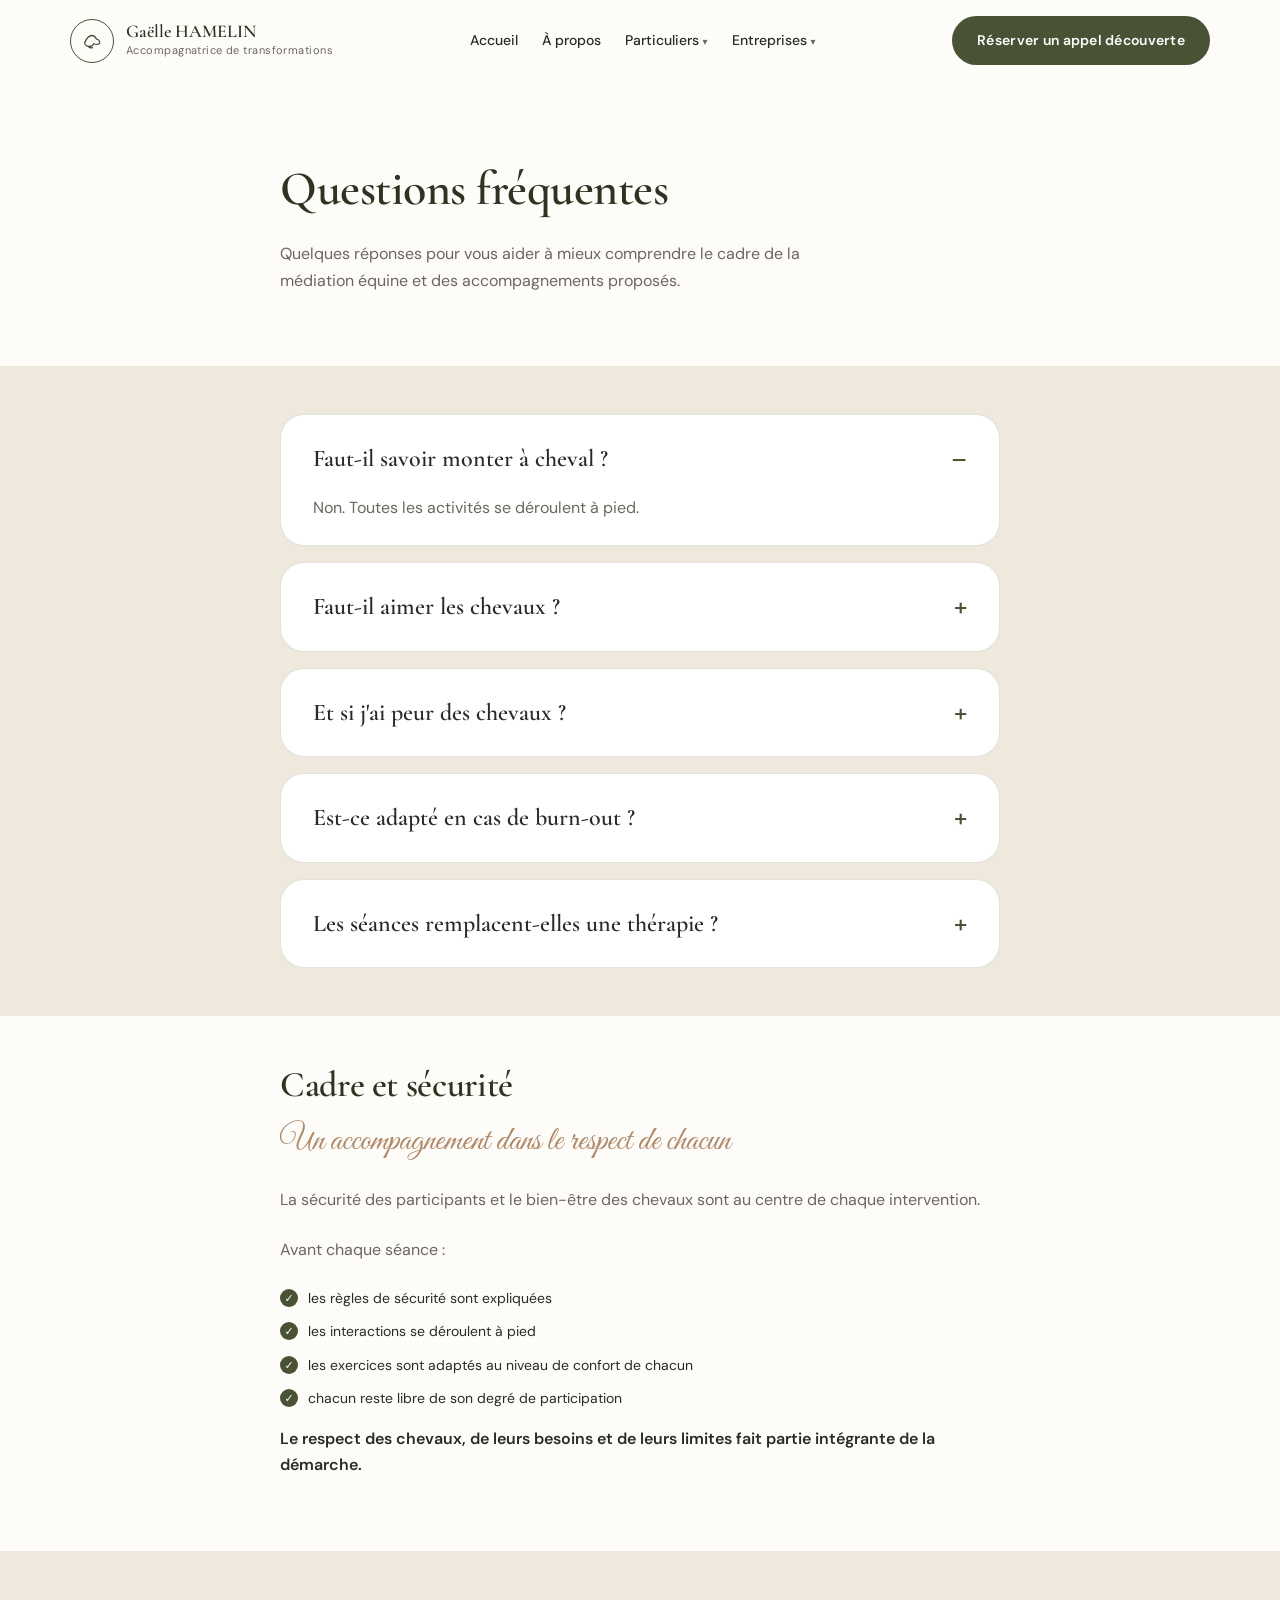
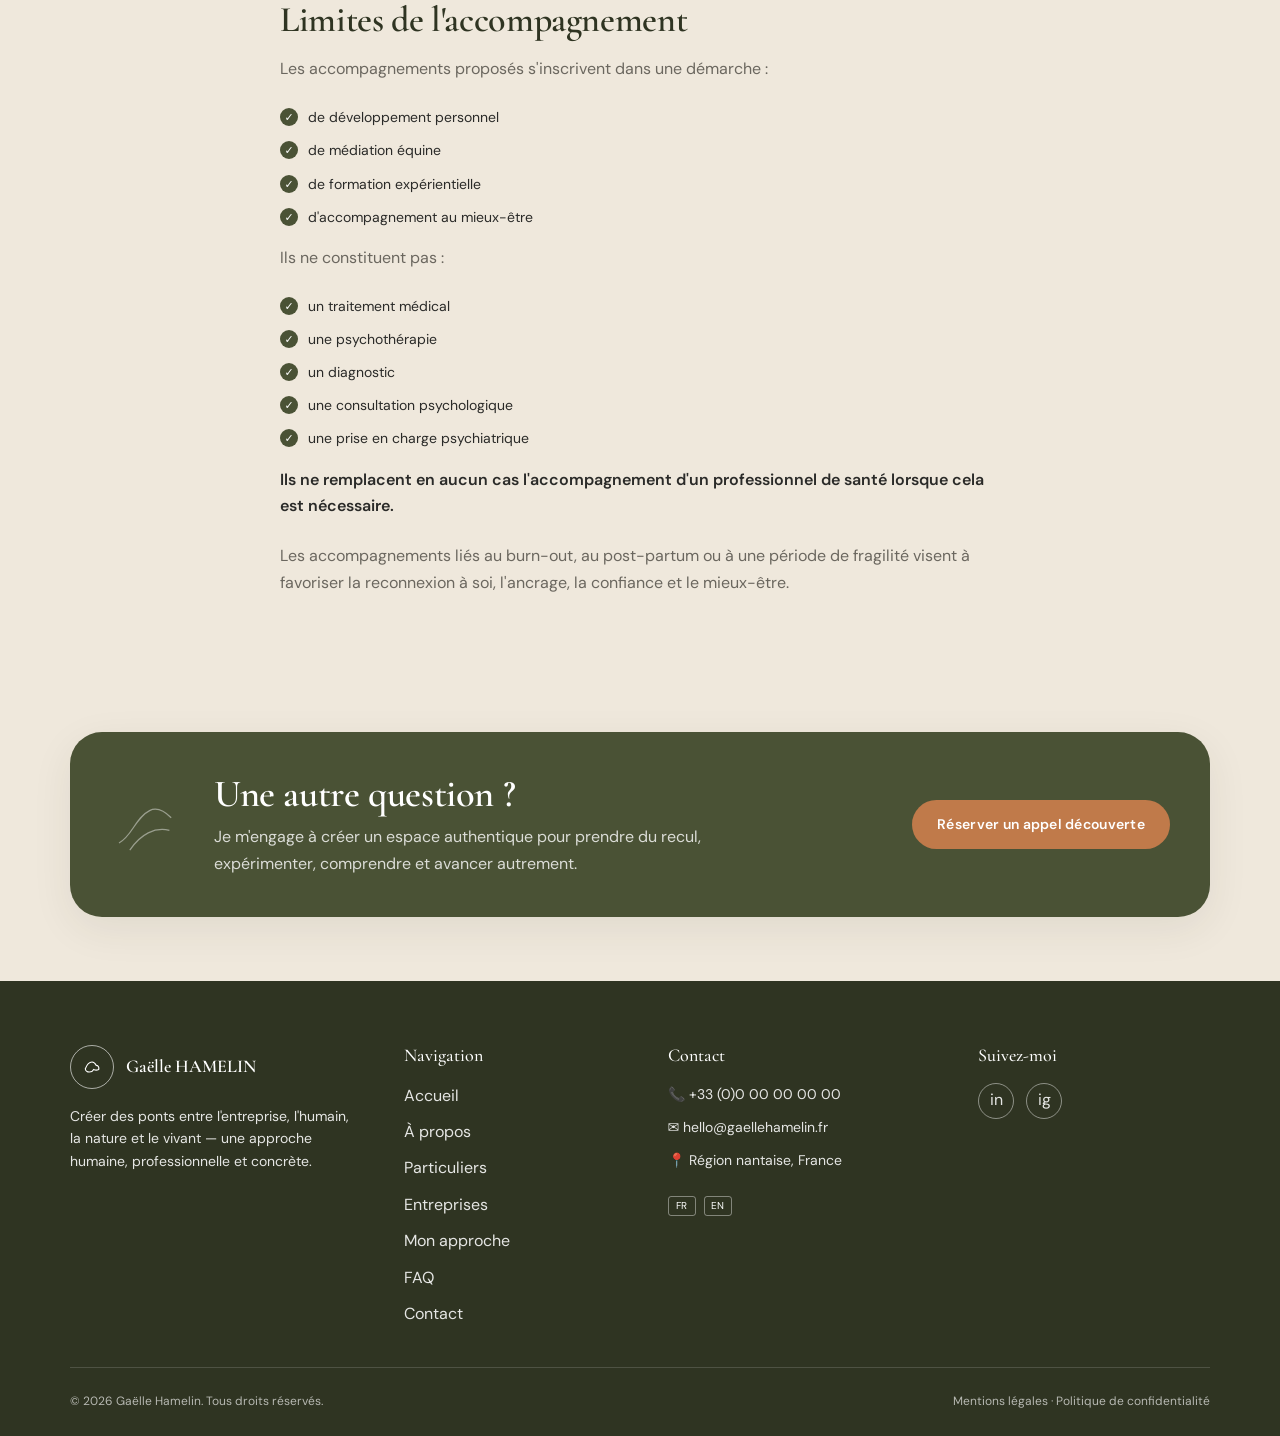
<file: faq.html>
<!DOCTYPE html>
<html lang="fr">
<head>
  <meta charset="UTF-8">
  <meta name="viewport" content="width=device-width, initial-scale=1">
  <meta name="robots" content="noindex, nofollow, noarchive, nosnippet">
  <meta name="googlebot" content="noindex, nofollow, noarchive, nosnippet">
  <title>FAQ | Gaëlle Hamelin — Médiation équine et accompagnement</title>
  <meta
    name="description"
    content="Réponses aux questions fréquentes sur la médiation équine, la sécurité des séances et le cadre de l'accompagnement proposé par Gaëlle Hamelin."
  >

  <link
    href="https://cdn.jsdelivr.net/npm/bootstrap@5.3.3/dist/css/bootstrap.min.css"
    rel="stylesheet"
    integrity="sha384-QWTKZyjpPEjISv5WaRU9OFeRpok6YctnYmDr5pNlyT2bRjXh0JMhjY6hW+ALEwIH"
    crossorigin="anonymous"
  >
  <link rel="preconnect" href="https://fonts.googleapis.com">
  <link rel="preconnect" href="https://fonts.gstatic.com" crossorigin>
  <link
    href="https://fonts.googleapis.com/css2?family=Cormorant+Garamond:ital,wght@0,500;0,600;0,700;1,500&family=DM+Sans:wght@400;500;600;700&family=Great+Vibes&display=swap"
    rel="stylesheet"
  >
  <link rel="stylesheet" href="css/styles.css">
</head>
<body>
  <header class="site-header" id="top">
    <div class="container-gh">
      <div class="nav-wrap" id="navWrap">
        <a class="brand" href="index.html" aria-label="Gaëlle Hamelin — Accueil">
          <span class="brand-mark" aria-hidden="true">
            <svg width="22" height="22" viewBox="0 0 24 24" fill="none" stroke="currentColor" stroke-width="1.4">
              <path d="M4 14c2-5 5-8 8-8s4 2 5 4c2 0 4 2 3 5-2 1-4 1-6 0-1 2-3 3-5 3-3 0-5-2-5-4z"/>
              <path d="M8 18c1 1 3 2 5 1"/>
            </svg>
          </span>
          <span class="brand-text">
            <strong>Gaëlle HAMELIN</strong>
            <span>Accompagnatrice de transformations</span>
          </span>
        </a>

        <nav aria-label="Navigation principale">
          <ul class="nav-links">
            <li><a href="index.html">Accueil</a></li>
            <li><a href="apropos.html">À propos</a></li>
            <li><a class="has-caret" href="particuliers.html">Particuliers</a></li>
            <li><a class="has-caret" href="entreprises.html">Entreprises</a></li>
          </ul>
        </nav>

        <a class="btn-gh btn-gh--solid nav-cta" href="contact.html">Réserver un appel découverte</a>

        <button class="nav-toggle" type="button" aria-label="Ouvrir le menu" aria-expanded="false" id="navToggle">
          <span></span><span></span><span></span>
        </button>
      </div>
    </div>
  </header>

  <main>
    <section class="page-hero" aria-labelledby="faq-title">
      <div class="container-gh content-narrow">
        <h1 id="faq-title">Questions fréquentes</h1>
        <p>
          Quelques réponses pour vous aider à mieux comprendre le cadre de la médiation équine
          et des accompagnements proposés.
        </p>
      </div>
    </section>

    <section class="content-band content-band--soft" aria-labelledby="faq-list-title">
      <div class="container-gh content-narrow">
        <h2 id="faq-list-title" class="visually-hidden">FAQ</h2>
        <div class="faq-list">
          <details class="faq-item" open>
            <summary>Faut-il savoir monter à cheval&nbsp;?</summary>
            <p>Non. Toutes les activités se déroulent à pied.</p>
          </details>
          <details class="faq-item">
            <summary>Faut-il aimer les chevaux&nbsp;?</summary>
            <p>
              Non. Le cheval est un médiateur dans l'accompagnement.
              Il n'est pas nécessaire d'être cavalier ou passionné par le monde équestre.
            </p>
          </details>
          <details class="faq-item">
            <summary>Et si j'ai peur des chevaux&nbsp;?</summary>
            <p>
              Les appréhensions sont respectées. Rien n'est imposé.
              Les exercices sont adaptés à chaque personne.
            </p>
          </details>
          <details class="faq-item">
            <summary>Est-ce adapté en cas de burn-out&nbsp;?</summary>
            <p>
              Oui, dans le cadre d'un accompagnement de soutien au mieux-être.
              Cet accompagnement ne remplace cependant jamais un suivi médical ou thérapeutique.
            </p>
          </details>
          <details class="faq-item">
            <summary>Les séances remplacent-elles une thérapie&nbsp;?</summary>
            <p>Non.</p>
            <p>
              Les accompagnements proposés relèvent du développement personnel, de la médiation équine et de la formation expérientielle.
              Ils ne constituent ni un acte médical ni une psychothérapie.
            </p>
          </details>
        </div>
      </div>
    </section>

    <section class="content-band" aria-labelledby="securite-title">
      <div class="container-gh content-narrow">
        <h2 id="securite-title">Cadre et sécurité</h2>
        <span class="h-script">Un accompagnement dans le respect de chacun</span>
        <p>
          La sécurité des participants et le bien-être des chevaux sont au centre de chaque intervention.
        </p>
        <p>Avant chaque séance&nbsp;:</p>
        <ul class="checklist">
          <li><span class="tick" aria-hidden="true">✓</span> les règles de sécurité sont expliquées</li>
          <li><span class="tick" aria-hidden="true">✓</span> les interactions se déroulent à pied</li>
          <li><span class="tick" aria-hidden="true">✓</span> les exercices sont adaptés au niveau de confort de chacun</li>
          <li><span class="tick" aria-hidden="true">✓</span> chacun reste libre de son degré de participation</li>
        </ul>
        <p class="content-note">
          Le respect des chevaux, de leurs besoins et de leurs limites fait partie intégrante de la démarche.
        </p>
      </div>
    </section>

    <section class="content-band content-band--soft" aria-labelledby="limites-title">
      <div class="container-gh content-narrow">
        <h2 id="limites-title">Limites de l'accompagnement</h2>
        <p>Les accompagnements proposés s'inscrivent dans une démarche&nbsp;:</p>
        <ul class="checklist">
          <li><span class="tick" aria-hidden="true">✓</span> de développement personnel</li>
          <li><span class="tick" aria-hidden="true">✓</span> de médiation équine</li>
          <li><span class="tick" aria-hidden="true">✓</span> de formation expérientielle</li>
          <li><span class="tick" aria-hidden="true">✓</span> d'accompagnement au mieux-être</li>
        </ul>
        <p>Ils ne constituent pas&nbsp;:</p>
        <ul class="checklist">
          <li><span class="tick" aria-hidden="true">✓</span> un traitement médical</li>
          <li><span class="tick" aria-hidden="true">✓</span> une psychothérapie</li>
          <li><span class="tick" aria-hidden="true">✓</span> un diagnostic</li>
          <li><span class="tick" aria-hidden="true">✓</span> une consultation psychologique</li>
          <li><span class="tick" aria-hidden="true">✓</span> une prise en charge psychiatrique</li>
        </ul>
        <p class="content-note">
          Ils ne remplacent en aucun cas l'accompagnement d'un professionnel de santé lorsque cela est nécessaire.
        </p>
        <p>
          Les accompagnements liés au burn-out, au post-partum ou à une période de fragilité visent à favoriser la reconnexion à soi, l'ancrage, la confiance et le mieux-être.
        </p>
      </div>
    </section>

    <section class="testimonials" id="contact" aria-labelledby="cta-title">
      <div class="container-gh">
        <div class="cta-band">
          <svg class="cta-deco" viewBox="0 0 80 80" aria-hidden="true">
            <path d="M10 60c15-8 18-28 34-36 8-4 16 0 24 8" fill="none" stroke="currentColor" stroke-width="1.4"/>
            <path d="M22 68c12-18 28-26 44-22" fill="none" stroke="currentColor" stroke-width="1.4"/>
          </svg>
          <div>
            <h2 id="cta-title">Une autre question&nbsp;?</h2>
            <p>Je m'engage à créer un espace authentique pour prendre du recul, expérimenter, comprendre et avancer autrement.</p>
          </div>
          <a class="btn-gh btn-gh--terracotta" href="contact.html">Réserver un appel découverte</a>
        </div>
      </div>
    </section>
  </main>

  <footer class="site-footer">
    <div class="container-gh">
      <div class="footer-grid">
        <div>
          <a class="brand" href="index.html">
            <span class="brand-mark" aria-hidden="true">
              <svg width="20" height="20" viewBox="0 0 24 24" fill="none" stroke="currentColor" stroke-width="1.4"><path d="M4 14c2-5 5-8 8-8s4 2 5 4c2 0 4 2 3 5-2 1-4 1-6 0-1 2-3 3-5 3-3 0-5-2-5-4z"/></svg>
            </span>
            <span class="brand-text"><strong>Gaëlle HAMELIN</strong></span>
          </a>
          <p>Créer des ponts entre l'entreprise, l'humain, la nature et le vivant — une approche humaine, professionnelle et concrète.</p>
        </div>

        <div>
          <h3 class="footer-title">Navigation</h3>
          <ul class="footer-links">
            <li><a href="index.html">Accueil</a></li>
            <li><a href="apropos.html">À propos</a></li>
            <li><a href="particuliers.html">Particuliers</a></li>
            <li><a href="entreprises.html">Entreprises</a></li>
            <li><a href="index.html#approche">Mon approche</a></li>
            <li><a href="faq.html">FAQ</a></li>
            <li><a href="contact.html">Contact</a></li>
          </ul>
        </div>

        <div>
          <h3 class="footer-title">Contact</h3>
          <ul class="contact-list">
            <li>📞 <a href="tel:+33000000000">+33 (0)0 00 00 00 00</a></li>
            <li>✉️ <a href="mailto:hello@gaellehamelin.fr">hello@gaellehamelin.fr</a></li>
            <li>📍 Région nantaise, France</li>
          </ul>
          <div class="lang-switch" aria-label="Langue">
            <button type="button" aria-pressed="true">FR</button>
            <button type="button" aria-pressed="false">EN</button>
          </div>
        </div>

        <div>
          <h3 class="footer-title">Suivez-moi</h3>
          <div class="social-row">
            <a href="https://www.linkedin.com/in/ga%C3%ABlle-hamelin/" target="_blank" rel="noopener noreferrer" aria-label="LinkedIn">in</a>
            <a href="#" aria-label="Instagram">ig</a>
          </div>
        </div>
      </div>

      <div class="footer-bottom">
        <span>© <span id="year"></span> Gaëlle Hamelin. Tous droits réservés.</span>
        <span>
          <a href="mentions-legales.html">Mentions légales</a>
          ·
          <a href="#">Politique de confidentialité</a>
        </span>
      </div>
    </div>
  </footer>

  <script>
    document.getElementById("year").textContent = new Date().getFullYear();

    const header = document.querySelector(".site-header");
    const navWrap = document.getElementById("navWrap");
    const navToggle = document.getElementById("navToggle");

    window.addEventListener("scroll", () => {
      header.classList.toggle("is-scrolled", window.scrollY > 8);
    });

    navToggle.addEventListener("click", () => {
      const open = navWrap.classList.toggle("is-open");
      navToggle.setAttribute("aria-expanded", open ? "true" : "false");
    });
  </script>
</body>
</html>
</file>
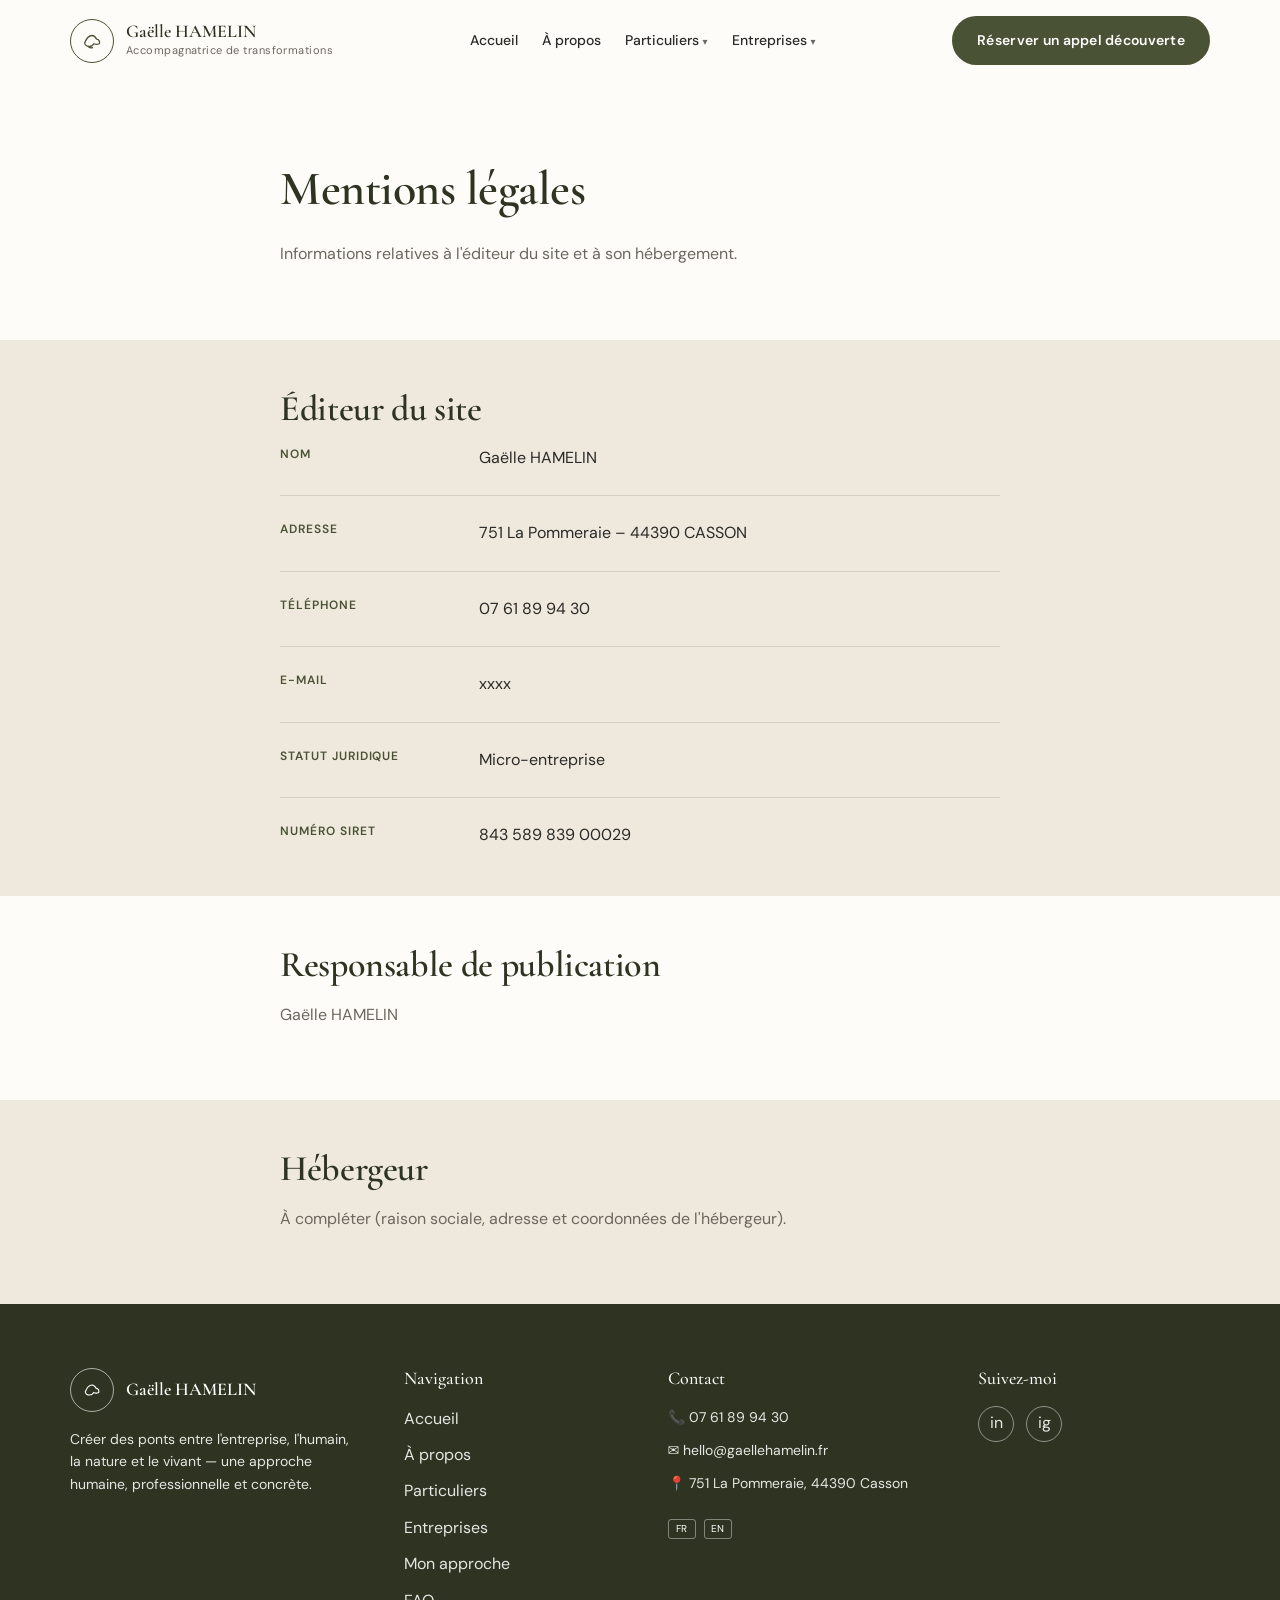
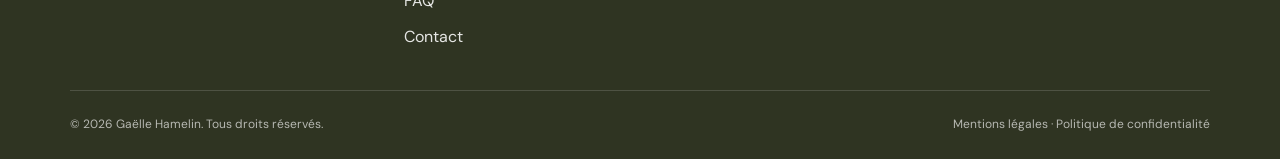
<file: mentions-legales.html>
<!DOCTYPE html>
<html lang="fr">
<head>
  <meta charset="UTF-8">
  <meta name="viewport" content="width=device-width, initial-scale=1">
  <meta name="robots" content="noindex, nofollow, noarchive, nosnippet">
  <meta name="googlebot" content="noindex, nofollow, noarchive, nosnippet">
  <title>Mentions légales | Gaëlle Hamelin</title>
  <meta
    name="description"
    content="Mentions légales du site Gaëlle Hamelin — éditeur, contact, statut juridique, SIRET, responsable de publication et hébergeur."
  >

  <link
    href="https://cdn.jsdelivr.net/npm/bootstrap@5.3.3/dist/css/bootstrap.min.css"
    rel="stylesheet"
    integrity="sha384-QWTKZyjpPEjISv5WaRU9OFeRpok6YctnYmDr5pNlyT2bRjXh0JMhjY6hW+ALEwIH"
    crossorigin="anonymous"
  >
  <link rel="preconnect" href="https://fonts.googleapis.com">
  <link rel="preconnect" href="https://fonts.gstatic.com" crossorigin>
  <link
    href="https://fonts.googleapis.com/css2?family=Cormorant+Garamond:ital,wght@0,500;0,600;0,700;1,500&family=DM+Sans:wght@400;500;600;700&family=Great+Vibes&display=swap"
    rel="stylesheet"
  >
  <link rel="stylesheet" href="css/styles.css">
</head>
<body>
  <header class="site-header" id="top">
    <div class="container-gh">
      <div class="nav-wrap" id="navWrap">
        <a class="brand" href="index.html" aria-label="Gaëlle Hamelin — Accueil">
          <span class="brand-mark" aria-hidden="true">
            <svg width="22" height="22" viewBox="0 0 24 24" fill="none" stroke="currentColor" stroke-width="1.4">
              <path d="M4 14c2-5 5-8 8-8s4 2 5 4c2 0 4 2 3 5-2 1-4 1-6 0-1 2-3 3-5 3-3 0-5-2-5-4z"/>
              <path d="M8 18c1 1 3 2 5 1"/>
            </svg>
          </span>
          <span class="brand-text">
            <strong>Gaëlle HAMELIN</strong>
            <span>Accompagnatrice de transformations</span>
          </span>
        </a>

        <nav aria-label="Navigation principale">
          <ul class="nav-links">
            <li><a href="index.html">Accueil</a></li>
            <li><a href="apropos.html">À propos</a></li>
            <li><a class="has-caret" href="particuliers.html">Particuliers</a></li>
            <li><a class="has-caret" href="entreprises.html">Entreprises</a></li>
          </ul>
        </nav>

        <a class="btn-gh btn-gh--solid nav-cta" href="contact.html">Réserver un appel découverte</a>

        <button class="nav-toggle" type="button" aria-label="Ouvrir le menu" aria-expanded="false" id="navToggle">
          <span></span><span></span><span></span>
        </button>
      </div>
    </div>
  </header>

  <main>
    <section class="page-hero" aria-labelledby="mentions-title">
      <div class="container-gh content-narrow">
        <h1 id="mentions-title">Mentions légales</h1>
        <p>Informations relatives à l'éditeur du site et à son hébergement.</p>
      </div>
    </section>

    <section class="content-band content-band--soft" aria-labelledby="editeur-title">
      <div class="container-gh content-narrow">
        <h2 id="editeur-title">Éditeur du site</h2>
        <dl class="legal-list">
          <div>
            <dt>Nom</dt>
            <dd>Gaëlle HAMELIN</dd>
          </div>
          <div>
            <dt>Adresse</dt>
            <dd>751 La Pommeraie – 44390 CASSON</dd>
          </div>
          <div>
            <dt>Téléphone</dt>
            <dd><a href="tel:+33761899430">07 61 89 94 30</a></dd>
          </div>
          <div>
            <dt>E-mail</dt>
            <dd>xxxx</dd>
          </div>
          <div>
            <dt>Statut juridique</dt>
            <dd>Micro-entreprise</dd>
          </div>
          <div>
            <dt>Numéro SIRET</dt>
            <dd>843&nbsp;589&nbsp;839&nbsp;00029</dd>
          </div>
        </dl>
      </div>
    </section>

    <section class="content-band" aria-labelledby="publication-title">
      <div class="container-gh content-narrow">
        <h2 id="publication-title">Responsable de publication</h2>
        <p>Gaëlle HAMELIN</p>
      </div>
    </section>

    <section class="content-band content-band--soft" aria-labelledby="hebergeur-title">
      <div class="container-gh content-narrow">
        <h2 id="hebergeur-title">Hébergeur</h2>
        <p>À compléter (raison sociale, adresse et coordonnées de l'hébergeur).</p>
      </div>
    </section>
  </main>

  <footer class="site-footer">
    <div class="container-gh">
      <div class="footer-grid">
        <div>
          <a class="brand" href="index.html">
            <span class="brand-mark" aria-hidden="true">
              <svg width="20" height="20" viewBox="0 0 24 24" fill="none" stroke="currentColor" stroke-width="1.4"><path d="M4 14c2-5 5-8 8-8s4 2 5 4c2 0 4 2 3 5-2 1-4 1-6 0-1 2-3 3-5 3-3 0-5-2-5-4z"/></svg>
            </span>
            <span class="brand-text"><strong>Gaëlle HAMELIN</strong></span>
          </a>
          <p>Créer des ponts entre l'entreprise, l'humain, la nature et le vivant — une approche humaine, professionnelle et concrète.</p>
        </div>

        <div>
          <h3 class="footer-title">Navigation</h3>
          <ul class="footer-links">
            <li><a href="index.html">Accueil</a></li>
            <li><a href="apropos.html">À propos</a></li>
            <li><a href="particuliers.html">Particuliers</a></li>
            <li><a href="entreprises.html">Entreprises</a></li>
            <li><a href="index.html#approche">Mon approche</a></li>
            <li><a href="faq.html">FAQ</a></li>
            <li><a href="contact.html">Contact</a></li>
          </ul>
        </div>

        <div>
          <h3 class="footer-title">Contact</h3>
          <ul class="contact-list">
            <li>📞 <a href="tel:+33761899430">07 61 89 94 30</a></li>
            <li>✉️ <a href="mailto:hello@gaellehamelin.fr">hello@gaellehamelin.fr</a></li>
            <li>📍 751 La Pommeraie, 44390 Casson</li>
          </ul>
          <div class="lang-switch" aria-label="Langue">
            <button type="button" aria-pressed="true">FR</button>
            <button type="button" aria-pressed="false">EN</button>
          </div>
        </div>

        <div>
          <h3 class="footer-title">Suivez-moi</h3>
          <div class="social-row">
            <a href="https://www.linkedin.com/in/ga%C3%ABlle-hamelin/" target="_blank" rel="noopener noreferrer" aria-label="LinkedIn">in</a>
            <a href="#" aria-label="Instagram">ig</a>
          </div>
        </div>
      </div>

      <div class="footer-bottom">
        <span>© <span id="year"></span> Gaëlle Hamelin. Tous droits réservés.</span>
        <span>
          <a href="mentions-legales.html">Mentions légales</a>
          ·
          <a href="#">Politique de confidentialité</a>
        </span>
      </div>
    </div>
  </footer>

  <script>
    document.getElementById("year").textContent = new Date().getFullYear();

    const header = document.querySelector(".site-header");
    const navWrap = document.getElementById("navWrap");
    const navToggle = document.getElementById("navToggle");

    window.addEventListener("scroll", () => {
      header.classList.toggle("is-scrolled", window.scrollY > 8);
    });

    navToggle.addEventListener("click", () => {
      const open = navWrap.classList.toggle("is-open");
      navToggle.setAttribute("aria-expanded", open ? "true" : "false");
    });
  </script>
</body>
</html>
</file>
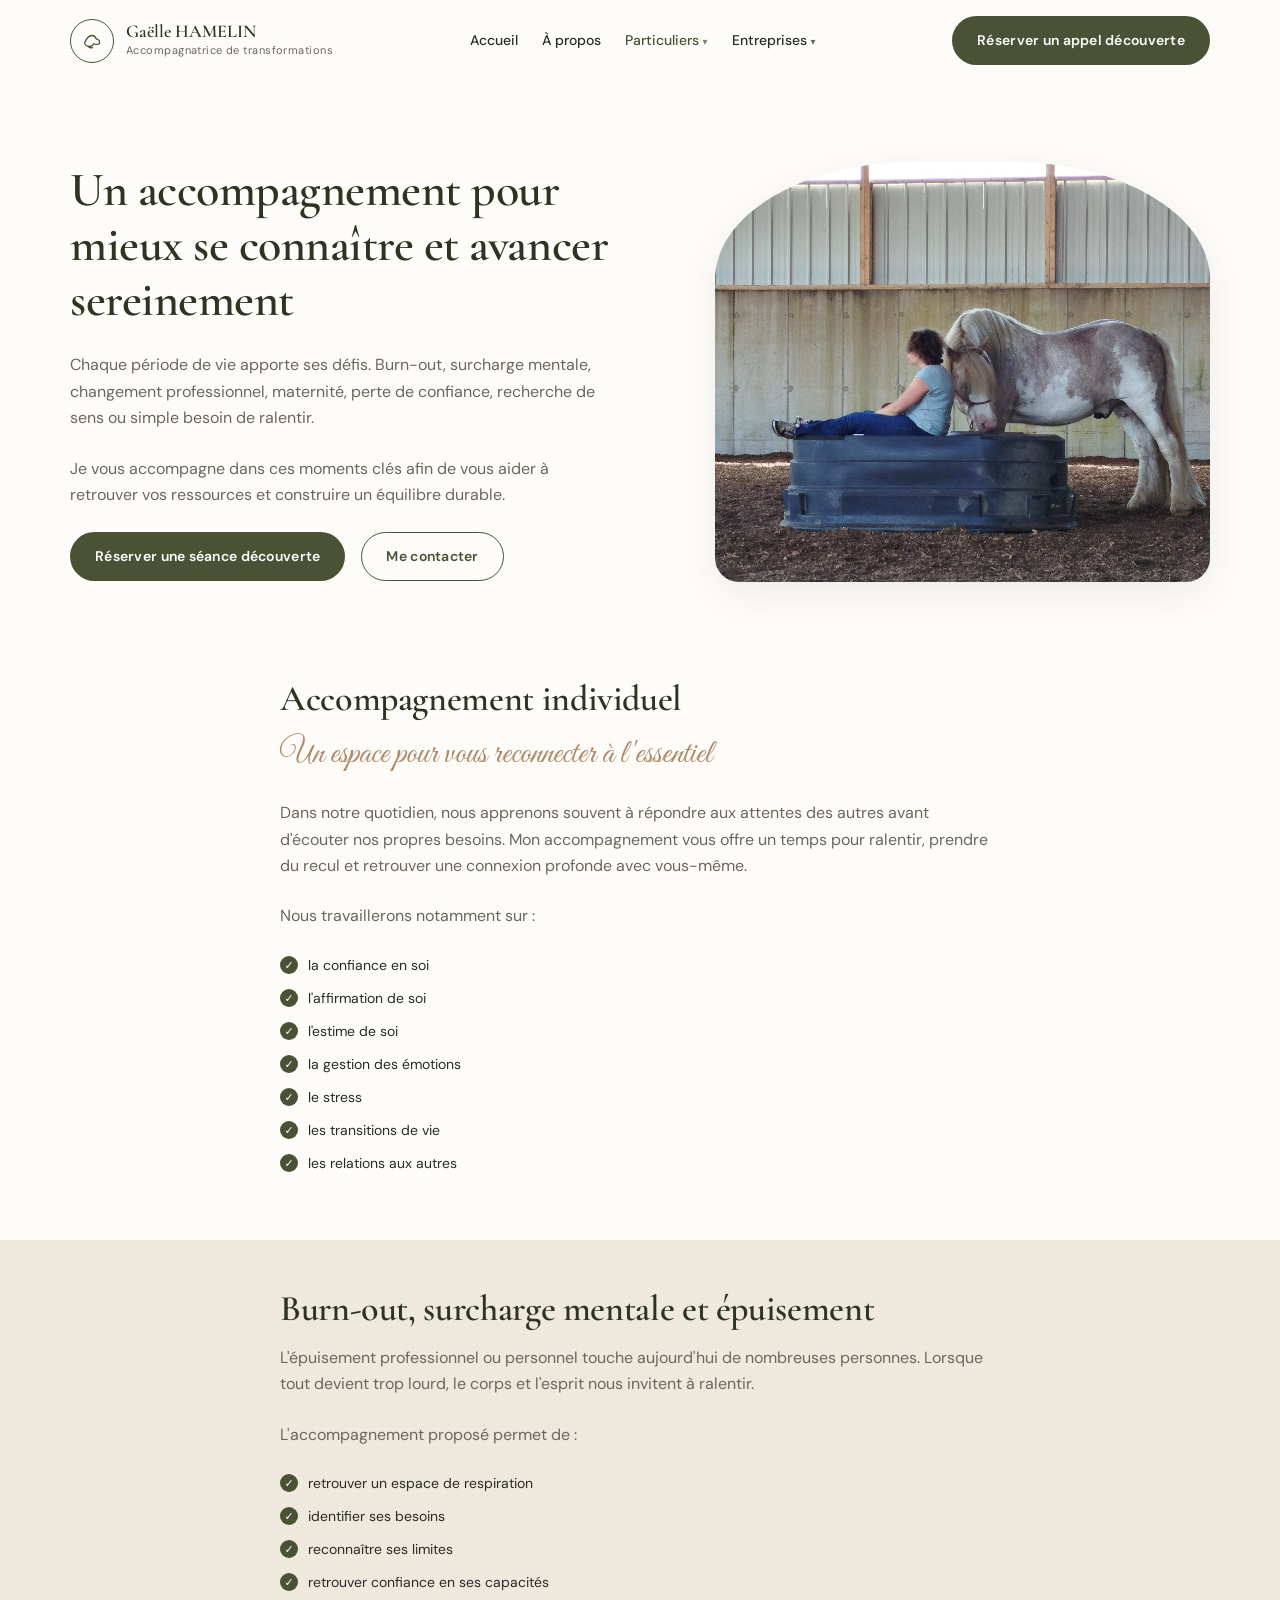
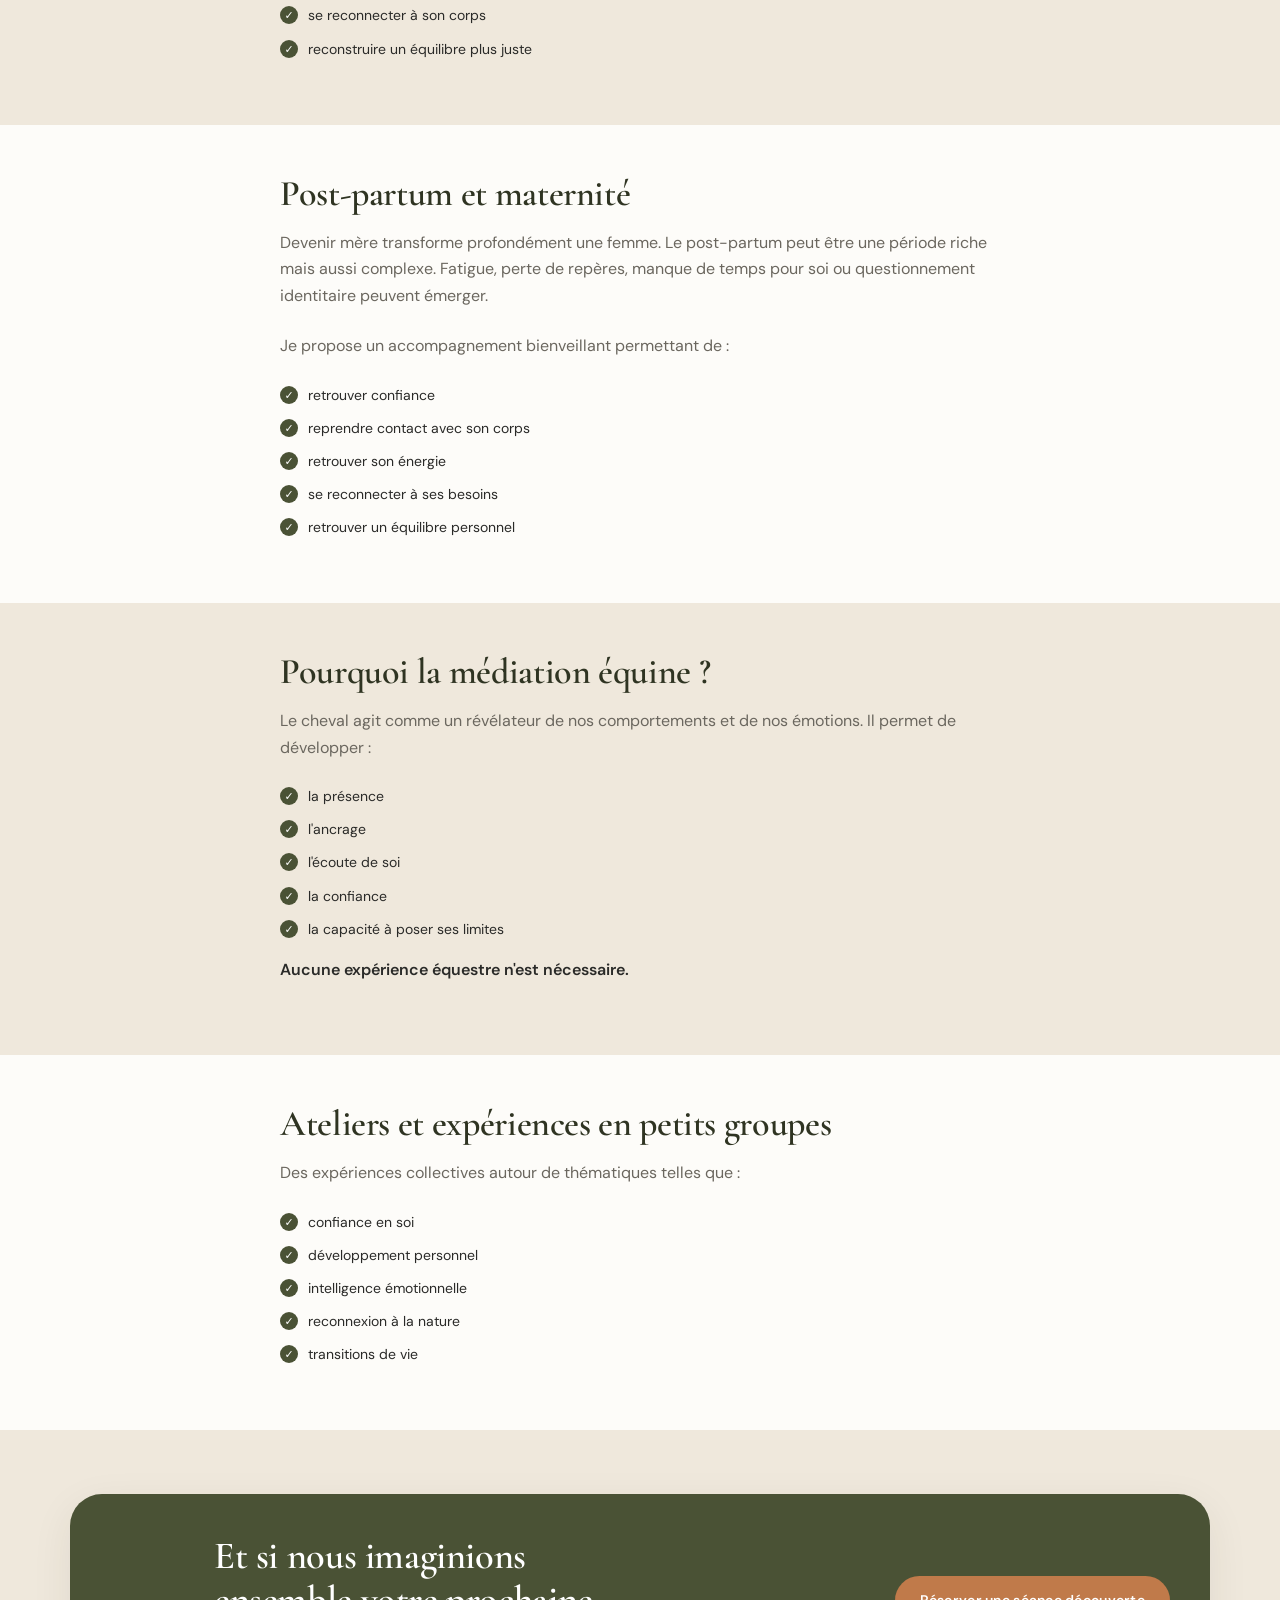
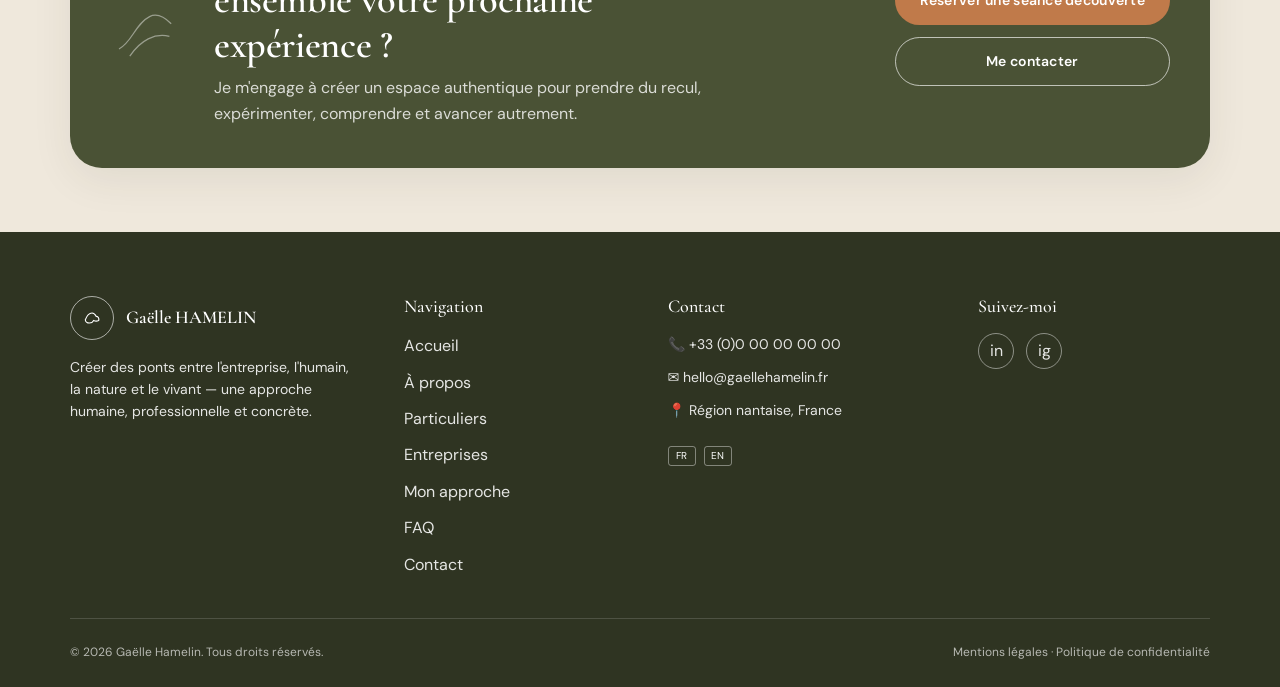
<file: particuliers.html>
<!DOCTYPE html>
<html lang="fr">
<head>
  <meta charset="UTF-8">
  <meta name="viewport" content="width=device-width, initial-scale=1">
  <meta name="robots" content="noindex, nofollow, noarchive, nosnippet">
  <meta name="googlebot" content="noindex, nofollow, noarchive, nosnippet">
  <title>Médiation équine et développement personnel | Loire-Atlantique</title>
  <meta
    name="description"
    content="Retrouvez confiance en vous, apprenez à mieux gérer vos émotions et reconnectez-vous à vos ressources grâce à la médiation équine."
  >

  <link
    href="https://cdn.jsdelivr.net/npm/bootstrap@5.3.3/dist/css/bootstrap.min.css"
    rel="stylesheet"
    integrity="sha384-QWTKZyjpPEjISv5WaRU9OFeRpok6YctnYmDr5pNlyT2bRjXh0JMhjY6hW+ALEwIH"
    crossorigin="anonymous"
  >
  <link rel="preconnect" href="https://fonts.googleapis.com">
  <link rel="preconnect" href="https://fonts.gstatic.com" crossorigin>
  <link
    href="https://fonts.googleapis.com/css2?family=Cormorant+Garamond:ital,wght@0,500;0,600;0,700;1,500&family=DM+Sans:wght@400;500;600;700&family=Great+Vibes&display=swap"
    rel="stylesheet"
  >
  <link rel="stylesheet" href="css/styles.css">
</head>
<body>
  <header class="site-header" id="top">
    <div class="container-gh">
      <div class="nav-wrap" id="navWrap">
        <a class="brand" href="index.html" aria-label="Gaëlle Hamelin — Accueil">
          <span class="brand-mark" aria-hidden="true">
            <svg width="22" height="22" viewBox="0 0 24 24" fill="none" stroke="currentColor" stroke-width="1.4">
              <path d="M4 14c2-5 5-8 8-8s4 2 5 4c2 0 4 2 3 5-2 1-4 1-6 0-1 2-3 3-5 3-3 0-5-2-5-4z"/>
              <path d="M8 18c1 1 3 2 5 1"/>
            </svg>
          </span>
          <span class="brand-text">
            <strong>Gaëlle HAMELIN</strong>
            <span>Accompagnatrice de transformations</span>
          </span>
        </a>

        <nav aria-label="Navigation principale">
          <ul class="nav-links">
            <li><a href="index.html">Accueil</a></li>
            <li><a href="apropos.html">À propos</a></li>
            <li><a class="is-active has-caret" href="particuliers.html" aria-current="page">Particuliers</a></li>
            <li><a class="has-caret" href="entreprises.html">Entreprises</a></li>
          </ul>
        </nav>

        <a class="btn-gh btn-gh--solid nav-cta" href="contact.html">Réserver un appel découverte</a>

        <button class="nav-toggle" type="button" aria-label="Ouvrir le menu" aria-expanded="false" id="navToggle">
          <span></span><span></span><span></span>
        </button>
      </div>
    </div>
  </header>

  <main>
    <section class="page-hero" aria-labelledby="particuliers-title">
      <div class="container-gh">
        <div class="page-hero-grid">
          <div>
            <h1 id="particuliers-title">Un accompagnement pour mieux se connaître et avancer sereinement</h1>
            <p>
              Chaque période de vie apporte ses défis.
              Burn-out, surcharge mentale, changement professionnel, maternité, perte de confiance, recherche de sens ou simple besoin de ralentir.
            </p>
            <p>
              Je vous accompagne dans ces moments clés afin de vous aider à retrouver vos ressources et construire un équilibre durable.
            </p>
            <div class="hero-actions">
              <a class="btn-gh btn-gh--solid" href="contact.html">Réserver une séance découverte</a>
              <a class="btn-gh btn-gh--outline" href="mailto:hello@gaellehamelin.fr">Me contacter</a>
            </div>
          </div>
          <div>
            <img
              class="page-hero-photo service-photo--wave"
              src="assets/service-particuliers.jpg"
              alt="Femme assise, un cheval pie posant sa tête sur son épaule dans un manège"
              width="1024"
              height="768"
            >
          </div>
        </div>
      </div>
    </section>

    <section class="content-band" aria-labelledby="individuel-title">
      <div class="container-gh content-narrow">
        <h2 id="individuel-title">Accompagnement individuel</h2>
        <span class="h-script">Un espace pour vous reconnecter à l'essentiel</span>
        <p>
          Dans notre quotidien, nous apprenons souvent à répondre aux attentes des autres avant d'écouter nos propres besoins.
          Mon accompagnement vous offre un temps pour ralentir, prendre du recul et retrouver une connexion profonde avec vous-même.
        </p>
        <p>Nous travaillerons notamment sur&nbsp;:</p>
        <ul class="checklist">
          <li><span class="tick" aria-hidden="true">✓</span> la confiance en soi</li>
          <li><span class="tick" aria-hidden="true">✓</span> l'affirmation de soi</li>
          <li><span class="tick" aria-hidden="true">✓</span> l'estime de soi</li>
          <li><span class="tick" aria-hidden="true">✓</span> la gestion des émotions</li>
          <li><span class="tick" aria-hidden="true">✓</span> le stress</li>
          <li><span class="tick" aria-hidden="true">✓</span> les transitions de vie</li>
          <li><span class="tick" aria-hidden="true">✓</span> les relations aux autres</li>
        </ul>
      </div>
    </section>

    <section class="content-band content-band--soft" aria-labelledby="burnout-title">
      <div class="container-gh content-narrow">
        <h2 id="burnout-title">Burn-out, surcharge mentale et épuisement</h2>
        <p>
          L'épuisement professionnel ou personnel touche aujourd'hui de nombreuses personnes.
          Lorsque tout devient trop lourd, le corps et l'esprit nous invitent à ralentir.
        </p>
        <p>L'accompagnement proposé permet de&nbsp;:</p>
        <ul class="checklist">
          <li><span class="tick" aria-hidden="true">✓</span> retrouver un espace de respiration</li>
          <li><span class="tick" aria-hidden="true">✓</span> identifier ses besoins</li>
          <li><span class="tick" aria-hidden="true">✓</span> reconnaître ses limites</li>
          <li><span class="tick" aria-hidden="true">✓</span> retrouver confiance en ses capacités</li>
          <li><span class="tick" aria-hidden="true">✓</span> se reconnecter à son corps</li>
          <li><span class="tick" aria-hidden="true">✓</span> reconstruire un équilibre plus juste</li>
        </ul>
      </div>
    </section>

    <section class="content-band" aria-labelledby="postpartum-title">
      <div class="container-gh content-narrow">
        <h2 id="postpartum-title">Post-partum et maternité</h2>
        <p>
          Devenir mère transforme profondément une femme.
          Le post-partum peut être une période riche mais aussi complexe.
          Fatigue, perte de repères, manque de temps pour soi ou questionnement identitaire peuvent émerger.
        </p>
        <p>Je propose un accompagnement bienveillant permettant de&nbsp;:</p>
        <ul class="checklist">
          <li><span class="tick" aria-hidden="true">✓</span> retrouver confiance</li>
          <li><span class="tick" aria-hidden="true">✓</span> reprendre contact avec son corps</li>
          <li><span class="tick" aria-hidden="true">✓</span> retrouver son énergie</li>
          <li><span class="tick" aria-hidden="true">✓</span> se reconnecter à ses besoins</li>
          <li><span class="tick" aria-hidden="true">✓</span> retrouver un équilibre personnel</li>
        </ul>
      </div>
    </section>

    <section class="content-band content-band--soft" aria-labelledby="mediation-title">
      <div class="container-gh content-narrow">
        <h2 id="mediation-title">Pourquoi la médiation équine&nbsp;?</h2>
        <p>
          Le cheval agit comme un révélateur de nos comportements et de nos émotions.
          Il permet de développer&nbsp;:
        </p>
        <ul class="checklist">
          <li><span class="tick" aria-hidden="true">✓</span> la présence</li>
          <li><span class="tick" aria-hidden="true">✓</span> l'ancrage</li>
          <li><span class="tick" aria-hidden="true">✓</span> l'écoute de soi</li>
          <li><span class="tick" aria-hidden="true">✓</span> la confiance</li>
          <li><span class="tick" aria-hidden="true">✓</span> la capacité à poser ses limites</li>
        </ul>
        <p class="content-note">Aucune expérience équestre n'est nécessaire.</p>
      </div>
    </section>

    <section class="content-band" aria-labelledby="ateliers-title">
      <div class="container-gh content-narrow">
        <h2 id="ateliers-title">Ateliers et expériences en petits groupes</h2>
        <p>Des expériences collectives autour de thématiques telles que&nbsp;:</p>
        <ul class="checklist">
          <li><span class="tick" aria-hidden="true">✓</span> confiance en soi</li>
          <li><span class="tick" aria-hidden="true">✓</span> développement personnel</li>
          <li><span class="tick" aria-hidden="true">✓</span> intelligence émotionnelle</li>
          <li><span class="tick" aria-hidden="true">✓</span> reconnexion à la nature</li>
          <li><span class="tick" aria-hidden="true">✓</span> transitions de vie</li>
        </ul>
      </div>
    </section>

    <section class="testimonials" id="contact" aria-labelledby="cta-title">
      <div class="container-gh">
        <div class="cta-band">
          <svg class="cta-deco" viewBox="0 0 80 80" aria-hidden="true">
            <path d="M10 60c15-8 18-28 34-36 8-4 16 0 24 8" fill="none" stroke="currentColor" stroke-width="1.4"/>
            <path d="M22 68c12-18 28-26 44-22" fill="none" stroke="currentColor" stroke-width="1.4"/>
          </svg>
          <div>
            <h2 id="cta-title">Et si nous imaginions ensemble votre prochaine expérience&nbsp;?</h2>
            <p>Je m'engage à créer un espace authentique pour prendre du recul, expérimenter, comprendre et avancer autrement.</p>
          </div>
          <div class="cta-actions">
            <a class="btn-gh btn-gh--terracotta" href="contact.html">Réserver une séance découverte</a>
            <a class="btn-gh btn-gh--outline cta-outline-on-dark" href="mailto:hello@gaellehamelin.fr">Me contacter</a>
          </div>
        </div>
      </div>
    </section>
  </main>

  <footer class="site-footer">
    <div class="container-gh">
      <div class="footer-grid">
        <div>
          <a class="brand" href="index.html">
            <span class="brand-mark" aria-hidden="true">
              <svg width="20" height="20" viewBox="0 0 24 24" fill="none" stroke="currentColor" stroke-width="1.4"><path d="M4 14c2-5 5-8 8-8s4 2 5 4c2 0 4 2 3 5-2 1-4 1-6 0-1 2-3 3-5 3-3 0-5-2-5-4z"/></svg>
            </span>
            <span class="brand-text"><strong>Gaëlle HAMELIN</strong></span>
          </a>
          <p>Créer des ponts entre l'entreprise, l'humain, la nature et le vivant — une approche humaine, professionnelle et concrète.</p>
        </div>

        <div>
          <h3 class="footer-title">Navigation</h3>
          <ul class="footer-links">
            <li><a href="index.html">Accueil</a></li>
            <li><a href="apropos.html">À propos</a></li>
            <li><a href="particuliers.html">Particuliers</a></li>
            <li><a href="entreprises.html">Entreprises</a></li>
            <li><a href="index.html#approche">Mon approche</a></li>
            <li><a href="faq.html">FAQ</a></li>
            <li><a href="contact.html">Contact</a></li>
          </ul>
        </div>

        <div>
          <h3 class="footer-title">Contact</h3>
          <ul class="contact-list">
            <li>📞 <a href="tel:+33000000000">+33 (0)0 00 00 00 00</a></li>
            <li>✉️ <a href="mailto:hello@gaellehamelin.fr">hello@gaellehamelin.fr</a></li>
            <li>📍 Région nantaise, France</li>
          </ul>
          <div class="lang-switch" aria-label="Langue">
            <button type="button" aria-pressed="true">FR</button>
            <button type="button" aria-pressed="false">EN</button>
          </div>
        </div>

        <div>
          <h3 class="footer-title">Suivez-moi</h3>
          <div class="social-row">
            <a href="https://www.linkedin.com/in/ga%C3%ABlle-hamelin/" target="_blank" rel="noopener noreferrer" aria-label="LinkedIn">in</a>
            <a href="#" aria-label="Instagram">ig</a>
          </div>
        </div>
      </div>

      <div class="footer-bottom">
        <span>© <span id="year"></span> Gaëlle Hamelin. Tous droits réservés.</span>
        <span>
          <a href="mentions-legales.html">Mentions légales</a>
          ·
          <a href="#">Politique de confidentialité</a>
        </span>
      </div>
    </div>
  </footer>

  <script>
    document.getElementById("year").textContent = new Date().getFullYear();

    const header = document.querySelector(".site-header");
    const navWrap = document.getElementById("navWrap");
    const navToggle = document.getElementById("navToggle");

    window.addEventListener("scroll", () => {
      header.classList.toggle("is-scrolled", window.scrollY > 8);
    });

    navToggle.addEventListener("click", () => {
      const open = navWrap.classList.toggle("is-open");
      navToggle.setAttribute("aria-expanded", open ? "true" : "false");
    });
  </script>
</body>
</html>
</file>
<file: css/styles.css>
/* =========================================================
   Gaëlle HAMELIN — Brand styles
   8px grid · layout-first · easy to update
   ========================================================= */

:root {
  /* Brand colours (from mockup) */
  --color-bg: #fdfcf9;
  --color-bg-soft: #efe8dc;
  --color-cream: #f3eadc;
  --color-surface: #ffffff;
  --color-olive: #4a5235;
  --color-olive-dark: #2f3422;
  --color-olive-mid: #5c6644;
  --color-terracotta: #c07a4a;
  --color-tan: #b08968;
  --color-ink: #2a2a28;
  --color-muted: #6b675f;
  --color-line: rgba(74, 82, 53, 0.16);

  /* Type */
  --font-serif: "Cormorant Garamond", "Playfair Display", Georgia, serif;
  --font-sans: "DM Sans", "Montserrat", system-ui, sans-serif;
  --font-script: "Great Vibes", "Segoe Script", cursive;

  /* 8px spacing scale */
  --space-1: 8px;
  --space-2: 16px;
  --space-3: 24px;
  --space-4: 32px;
  --space-5: 40px;
  --space-6: 48px;
  --space-7: 64px;
  --space-8: 80px;
  --space-9: 96px;

  --radius-sm: 16px;
  --radius-md: 24px;
  --radius-lg: 32px;
  --radius-pill: 999px;
  --shadow-soft: 0 12px 40px rgba(47, 52, 34, 0.08);
  --container: 1140px;
}

*,
*::before,
*::after {
  box-sizing: border-box;
}

html {
  scroll-behavior: smooth;
}

body {
  margin: 0;
  font-family: var(--font-sans);
  font-size: 16px;
  line-height: 1.65;
  color: var(--color-ink);
  background: var(--color-bg);
  -webkit-font-smoothing: antialiased;
}

img {
  max-width: 100%;
  display: block;
}

a {
  color: inherit;
  text-decoration: none;
}

.container-gh {
  width: min(100% - 2 * var(--space-3), var(--container));
  margin-inline: auto;
}

h1,
h2,
.h-serif {
  font-family: var(--font-serif);
  font-weight: 600;
  letter-spacing: -0.01em;
  color: var(--color-olive-dark);
  line-height: 1.15;
}

.h-script {
  font-family: var(--font-script);
  font-weight: 400;
  color: var(--color-tan);
  line-height: 1.2;
}

.lead-muted {
  color: var(--color-muted);
  max-width: 42ch;
}

/* ---------- Buttons ---------- */
.btn-gh {
  display: inline-flex;
  align-items: center;
  justify-content: center;
  gap: var(--space-1);
  min-height: 48px;
  padding: 12px 24px;
  border-radius: var(--radius-pill);
  border: 1.5px solid transparent;
  font-family: var(--font-sans);
  font-size: 14px;
  font-weight: 600;
  letter-spacing: 0.02em;
  transition: transform 0.2s ease, background 0.2s ease, color 0.2s ease,
    border-color 0.2s ease;
  cursor: pointer;
  text-decoration: none;
  white-space: nowrap;
}

.btn-gh:hover {
  transform: translateY(-1px);
}

.btn-gh--solid {
  background: var(--color-olive);
  color: #fff;
}

.btn-gh--solid:hover {
  background: var(--color-olive-dark);
  color: #fff;
}

.btn-gh--outline {
  background: transparent;
  border-color: var(--color-olive);
  color: var(--color-olive);
}

.btn-gh--outline:hover {
  background: var(--color-olive);
  color: #fff;
}

.btn-gh--terracotta {
  background: var(--color-terracotta);
  color: #fff;
}

.btn-gh--terracotta:hover {
  background: #a8673b;
  color: #fff;
}

.link-arrow {
  display: inline-flex;
  align-items: center;
  gap: 8px;
  margin-top: var(--space-3);
  font-size: 14px;
  font-weight: 600;
  color: var(--color-olive);
}

.link-arrow:hover {
  color: var(--color-terracotta);
}

/* ---------- Header ---------- */
.site-header {
  position: sticky;
  top: 0;
  z-index: 100;
  background: color-mix(in srgb, var(--color-bg) 92%, transparent);
  backdrop-filter: blur(12px);
  border-bottom: 1px solid transparent;
}

.site-header.is-scrolled {
  border-bottom-color: var(--color-line);
}

.nav-wrap {
  display: flex;
  align-items: center;
  justify-content: space-between;
  gap: var(--space-3);
  min-height: 80px;
  padding-block: var(--space-2);
}

.brand {
  display: flex;
  align-items: center;
  gap: 12px;
  min-width: 180px;
}

.brand-mark {
  width: 44px;
  height: 44px;
  border-radius: 50%;
  border: 1.5px solid var(--color-olive);
  display: grid;
  place-items: center;
  color: var(--color-olive);
  flex: none;
}

.brand-text strong {
  display: block;
  font-family: var(--font-serif);
  font-size: 18px;
  font-weight: 600;
  color: var(--color-olive-dark);
  line-height: 1.1;
}

.brand-text span {
  display: block;
  font-size: 11px;
  letter-spacing: 0.04em;
  color: var(--color-muted);
}

.nav-links {
  display: flex;
  align-items: center;
  gap: var(--space-3);
  list-style: none;
  margin: 0;
  padding: 0;
}

.nav-links a {
  font-size: 14px;
  font-weight: 500;
  color: var(--color-ink);
  padding: 8px 0;
}

.nav-links a:hover,
.nav-links a.is-active {
  color: var(--color-olive);
}

.nav-links .has-caret::after {
  content: "▾";
  font-size: 10px;
  margin-left: 4px;
  opacity: 0.7;
}

.nav-cta {
  flex: none;
}

.nav-toggle {
  display: none;
  width: 44px;
  height: 44px;
  border: 1px solid var(--color-line);
  border-radius: 12px;
  background: transparent;
  align-items: center;
  justify-content: center;
  flex-direction: column;
  gap: 5px;
}

.nav-toggle span {
  width: 18px;
  height: 1.5px;
  background: var(--color-olive);
}

/* ---------- Hero ---------- */
.hero {
  position: relative;
  padding: var(--space-5) 0 var(--space-8);
  overflow: hidden;
  isolation: isolate;
  background-color: var(--color-bg);
  /* Curved cream shape (top-right) + leaf illustration (bottom-right) as one asset */
  background-image: url("../assets/hero-bg.svg");
  background-repeat: no-repeat;
  background-position: right center;
  background-size: cover;
}

.hero-inner {
  position: relative;
  z-index: 2;
}

.hero-grid {
  display: grid;
  grid-template-columns: minmax(0, 1.05fr) minmax(0, 0.95fr);
  gap: clamp(24px, 4vw, 56px);
  align-items: center;
}

.hero-media {
  position: relative;
  z-index: 1;
}

.hero-photo {
  width: 100%;
  max-width: 560px;
  aspect-ratio: 5 / 6;
  object-fit: cover;
  object-position: center 40%;
  /* Large organic curve on top-right, softer bottom-left — matches mockup crop */
  border-radius: 28px 140px 28px 72px;
  background: var(--color-bg-soft);
  box-shadow: var(--shadow-soft);
  display: block;
}

.hero-copy {
  position: relative;
  z-index: 2;
  padding-block: var(--space-3);
}

.hero-copy h1 {
  font-size: clamp(40px, 5vw, 64px);
  margin: 0 0 var(--space-2);
  width: 100%;
  max-width: none;
}

.hero-copy .h-script {
  font-size: clamp(28px, 3vw, 40px);
  margin: 0 0 var(--space-3);
  display: block;
  color: var(--color-tan);
}

.hero-copy p {
  margin: 0 0 var(--space-4);
  color: var(--color-muted);
  max-width: 38ch;
}

.hero-actions {
  display: flex;
  flex-wrap: wrap;
  gap: var(--space-2);
}

@media (max-width: 991px) {
  .hero {
    background-size: 160% auto;
    background-position: right -60px top -40px;
  }

  .hero-photo {
    max-width: none;
    border-radius: 24px 96px 24px 48px;
  }
}

/* ---------- Values strip ---------- */
.values {
  padding: var(--space-4) 0 var(--space-7);
}

.values-row {
  display: grid;
  grid-template-columns: repeat(4, 1fr);
  gap: var(--space-3);
  text-align: center;
}

.value-item {
  display: grid;
  justify-items: center;
  gap: var(--space-2);
}

.value-icon {
  width: 72px;
  height: 72px;
  border-radius: 50%;
  border: 1px solid color-mix(in srgb, var(--color-tan), transparent 40%);
  background: color-mix(in srgb, var(--color-tan), transparent 88%);
  display: grid;
  place-items: center;
  color: var(--color-tan);
}

.value-item span {
  font-size: 12px;
  font-weight: 700;
  letter-spacing: 0.12em;
  text-transform: uppercase;
  color: var(--color-olive);
}

/* ---------- Service cards ---------- */
.services {
  padding: 0 0 var(--space-8);
}

.service-card {
  position: relative;
  height: 100%;
  background: var(--color-cream);
  border-radius: var(--radius-lg);
  padding: var(--space-5) var(--space-4) var(--space-4);
  box-shadow: var(--shadow-soft);
}

.service-badge {
  position: absolute;
  top: calc(var(--space-5) + 8px);
  left: calc(var(--space-4) + 8px);
  z-index: 2;
  width: 48px;
  height: 48px;
  border-radius: 50%;
  display: grid;
  place-items: center;
  color: #fff;
}

.service-badge--olive {
  background: var(--color-olive);
}

.service-badge--terra {
  background: var(--color-terracotta);
}

.service-photo {
  width: 100%;
  height: 220px;
  object-fit: cover;
  border-radius: var(--radius-md);
  margin-bottom: var(--space-3);
}

.service-photo--wave {
  clip-path: ellipse(100% 88% at 50% 45%);
  border-radius: 40% 40% 24px 24px / 28% 28% 24px 24px;
  object-position: center 42%;
}

.service-photo--pill {
  border-radius: 120px 120px 28px 28px;
  object-position: center 40%;
}

.service-card h2 {
  font-size: 28px;
  margin: 0 0 4px;
  text-transform: uppercase;
  letter-spacing: 0.04em;
}

.service-card .h-script {
  font-size: 28px;
  margin-bottom: var(--space-2);
  display: block;
}

.service-card p {
  color: var(--color-muted);
  margin: 0 0 var(--space-3);
}

.checklist {
  list-style: none;
  margin: 0;
  padding: 0;
  display: grid;
  gap: 10px;
}

.checklist li {
  display: flex;
  gap: 10px;
  align-items: flex-start;
  font-size: 14px;
  color: var(--color-ink);
}

.checklist .tick {
  flex: none;
  width: 18px;
  height: 18px;
  margin-top: 2px;
  border-radius: 50%;
  display: grid;
  place-items: center;
  font-size: 11px;
  color: #fff;
  background: var(--color-olive);
}

.checklist--terra .tick {
  background: var(--color-terracotta);
}

/* ---------- Philosophy ---------- */
.philosophy {
  padding: var(--space-7) 0;
  background: #fff;
}

.philosophy-grid {
  display: grid;
  grid-template-columns: minmax(0, 1fr) minmax(0, 1.05fr);
  gap: var(--space-6);
  align-items: center;
}

.philosophy h2 {
  font-size: clamp(36px, 4vw, 52px);
  margin: 0 0 var(--space-1);
  width: 100%;
  max-width: none;
}

.philosophy .h-script {
  font-size: clamp(30px, 3.4vw, 44px);
  margin-bottom: var(--space-3);
  display: block;
}

.philosophy p {
  color: var(--color-muted);
  margin: 0 0 var(--space-4);
  max-width: 40ch;
}

.pillar-grid {
  display: grid;
  grid-template-columns: 1fr;
  gap: var(--space-3);
}

.pillar {
  display: flex;
  gap: 12px;
  align-items: flex-start;
}

.pillar-icon {
  width: 44px;
  height: 44px;
  border-radius: 50%;
  border: 1px solid var(--color-line);
  display: grid;
  place-items: center;
  color: var(--color-olive);
  flex: none;
  background: #fff;
}

.pillar strong {
  display: block;
  font-size: 14px;
  color: var(--color-olive-dark);
}

.pillar span {
  display: block;
  font-size: 13px;
  color: var(--color-muted);
}

.philosophy-media {
  position: relative;
  min-height: 420px;
}

.philosophy-photo-wrap {
  position: relative;
  z-index: 0;
  width: 100%;
  aspect-ratio: 1;
  margin-left: auto;
  overflow: hidden;
  border-radius: 28px 88px 28px 48px;
  box-shadow: var(--shadow-soft);
}

.philosophy-photo {
  display: block;
  width: 100%;
  height: 100%;
  max-width: none;
  object-fit: cover;
  object-position: center 28%;
  border-radius: 0;
  transform: none;
}

.quote-bubble {
  position: absolute;
  z-index: 2;
  left: 0;
  top: 0;
  width: min(240px, 55%);
  aspect-ratio: 1;
  border-radius: 50%;
  background: var(--color-olive);
  color: #fff;
  display: grid;
  place-items: center;
  text-align: center;
  padding: var(--space-3);
  box-shadow: var(--shadow-soft);
}

.quote-bubble p {
  margin: 0;
  color: #fff;
  font-family: var(--font-serif);
  font-size: clamp(15px, 1.5vw, 18px);
  line-height: 1.35;
  max-width: none;
}

/* ---------- Testimonials ---------- */
.testimonials {
  padding: var(--space-7) 0;
  background: var(--color-bg-soft);
}

.about-photo {
  width: 100%;
  height: 280px;
  object-fit: cover;
  object-position: center 20%;
  border-radius: 28px 88px 28px 48px;
  box-shadow: var(--shadow-soft);
  display: block;
}

.section-heading {
  text-align: center;
  margin-bottom: var(--space-5);
}

.section-heading h2 {
  font-size: clamp(32px, 3.5vw, 44px);
  margin: 0 0 var(--space-2);
}

.section-heading .flourish {
  width: 56px;
  height: 2px;
  margin: 0 auto;
  background: var(--color-tan);
  border-radius: 2px;
  position: relative;
}

.section-heading .flourish::before,
.section-heading .flourish::after {
  content: "";
  position: absolute;
  top: 50%;
  width: 6px;
  height: 6px;
  border-radius: 50%;
  background: var(--color-tan);
  transform: translateY(-50%);
}

.section-heading .flourish::before {
  left: -10px;
}

.section-heading .flourish::after {
  right: -10px;
}

.testimonial-card {
  height: 100%;
  background: var(--color-cream);
  border-radius: var(--radius-md);
  padding: var(--space-4);
  box-shadow: var(--shadow-soft);
}

.testimonial-card blockquote {
  margin: 0 0 var(--space-3);
  font-family: var(--font-serif);
  font-size: 20px;
  line-height: 1.45;
  color: var(--color-olive-dark);
}

.testimonial-card cite {
  font-style: normal;
  font-size: 13px;
  color: var(--color-muted);
}

.carousel-dots {
  display: flex;
  justify-content: center;
  gap: 8px;
  margin-top: var(--space-4);
}

.carousel-dots span {
  width: 8px;
  height: 8px;
  border-radius: 50%;
  background: color-mix(in srgb, var(--color-olive), transparent 70%);
}

.carousel-dots span.is-active {
  background: var(--color-olive);
}

/* ---------- CTA band ---------- */
.cta-band-wrap {
  padding: var(--space-6) 0 var(--space-8);
}

.cta-band {
  display: grid;
  grid-template-columns: auto 1fr auto;
  align-items: center;
  gap: var(--space-4);
  background: var(--color-olive);
  color: #fff;
  border-radius: var(--radius-lg);
  padding: var(--space-5) var(--space-5);
  box-shadow: var(--shadow-soft);
}

.cta-band h2 {
  color: #fff;
  font-size: clamp(28px, 3vw, 40px);
  margin: 0 0 8px;
  max-width: 22ch;
}

.cta-band p {
  margin: 0;
  color: color-mix(in srgb, white, transparent 20%);
  max-width: 46ch;
}

.cta-deco {
  width: 72px;
  opacity: 0.55;
  color: color-mix(in srgb, white, transparent 20%);
}

.cta-actions {
  display: flex;
  flex-direction: column;
  gap: 12px;
  align-items: stretch;
}

.cta-outline-on-dark {
  border-color: color-mix(in srgb, white, transparent 35%);
  color: #fff;
}

.cta-outline-on-dark:hover {
  background: color-mix(in srgb, white, transparent 88%);
  color: #fff;
}

/* ---------- Inner pages (Particuliers, etc.) ---------- */
.page-hero {
  padding: calc(var(--space-7) + 16px) 0 var(--space-6);
  background: var(--color-bg);
}

.page-hero-grid {
  display: grid;
  grid-template-columns: minmax(0, 1.1fr) minmax(0, 0.9fr);
  gap: var(--space-5);
  align-items: center;
}

.page-hero h1 {
  font-size: clamp(32px, 4vw, 48px);
  margin: 0 0 var(--space-3);
  width: 100%;
  max-width: none;
}

.page-hero p {
  color: var(--color-muted);
  margin: 0 0 var(--space-3);
  max-width: 48ch;
}

.page-hero-photo {
  width: 100%;
  height: min(420px, 55vw);
  object-fit: cover;
  display: block;
  box-shadow: var(--shadow-soft);
}

.content-band {
  padding: var(--space-6) 0;
  background: var(--color-bg);
}

.content-band--soft {
  background: var(--color-bg-soft);
}

.content-narrow {
  max-width: 720px;
}

.content-band h2 {
  font-size: clamp(28px, 3vw, 36px);
  margin: 0 0 var(--space-2);
}

.content-band .h-script {
  display: block;
  font-size: clamp(26px, 2.8vw, 34px);
  margin-bottom: var(--space-3);
  color: var(--color-tan);
}

.content-band p {
  color: var(--color-muted);
  margin: 0 0 var(--space-3);
}

.content-band .checklist {
  margin-block-end: var(--space-2);
}

.content-note {
  font-weight: 600;
  color: var(--color-ink) !important;
}

/* ---------- FAQ ---------- */
.faq-list {
  display: flex;
  flex-direction: column;
  gap: var(--space-2);
}

.faq-item {
  background: var(--color-surface);
  border: 1px solid var(--color-line);
  border-radius: var(--radius-md, 12px);
  padding: var(--space-3) var(--space-4);
}

.faq-item summary {
  cursor: pointer;
  font-family: var(--font-serif);
  font-size: clamp(20px, 2vw, 24px);
  font-weight: 600;
  color: var(--color-ink);
  list-style: none;
}

.faq-item summary::-webkit-details-marker {
  display: none;
}

.faq-item summary::after {
  content: "+";
  float: right;
  font-family: var(--font-sans);
  font-weight: 500;
  color: var(--color-olive);
}

.faq-item[open] summary::after {
  content: "–";
}

.faq-item p {
  margin: var(--space-2) 0 0;
  color: var(--color-muted);
}

/* ---------- Contact / calendar ---------- */
.calendar-layout {
  display: grid;
  grid-template-columns: minmax(0, 0.9fr) minmax(0, 1.1fr);
  gap: var(--space-5);
  align-items: start;
}

.calendar-layout h2 {
  font-size: clamp(28px, 3vw, 36px);
  margin: 0 0 var(--space-2);
}

.calendar-layout > div > p {
  color: var(--color-muted);
  margin: 0;
  max-width: 40ch;
}

.calendar-placeholder {
  background: var(--color-surface);
  border: 1px solid var(--color-line);
  border-radius: var(--radius-md);
  padding: var(--space-4);
  box-shadow: var(--shadow-soft);
}

.calendar-placeholder__chrome {
  pointer-events: none;
  user-select: none;
}

.calendar-placeholder__nav {
  display: flex;
  align-items: center;
  justify-content: space-between;
  margin-bottom: var(--space-3);
  font-family: var(--font-serif);
  font-size: 22px;
  color: var(--color-ink);
}

.calendar-placeholder__nav button {
  width: 36px;
  height: 36px;
  border-radius: 50%;
  border: 1px solid var(--color-line);
  background: transparent;
  color: var(--color-muted);
  font-size: 20px;
  line-height: 1;
}

.calendar-placeholder__weekdays,
.calendar-placeholder__grid {
  display: grid;
  grid-template-columns: repeat(7, 1fr);
  gap: 6px;
  text-align: center;
}

.calendar-placeholder__weekdays {
  margin-bottom: var(--space-1);
  font-size: 12px;
  font-weight: 600;
  letter-spacing: 0.04em;
  text-transform: uppercase;
  color: var(--color-muted);
}

.calendar-placeholder__grid span {
  aspect-ratio: 1;
  display: grid;
  place-items: center;
  border-radius: 50%;
  font-size: 14px;
  color: var(--color-ink);
}

.calendar-placeholder__grid .is-muted {
  color: color-mix(in srgb, var(--color-muted), transparent 40%);
}

.calendar-placeholder__grid .is-available {
  background: color-mix(in srgb, var(--color-olive), transparent 88%);
  color: var(--color-olive);
  font-weight: 600;
}

.calendar-placeholder__note {
  margin: var(--space-3) 0 0;
  text-align: center;
  font-size: 13px;
  color: var(--color-muted);
}

.contact-info-grid {
  display: grid;
  grid-template-columns: minmax(0, 0.9fr) minmax(0, 1.1fr);
  gap: var(--space-5);
  align-items: start;
}

.contact-info-grid h2 {
  font-size: clamp(28px, 3vw, 36px);
  margin: 0 0 var(--space-2);
}

.contact-info-grid > div > p {
  color: var(--color-muted);
  margin: 0;
  max-width: 40ch;
}

.contact-info-cards {
  list-style: none;
  margin: 0;
  padding: 0;
  display: grid;
  grid-template-columns: repeat(2, minmax(0, 1fr));
  gap: var(--space-3);
}

.contact-info-cards li {
  background: var(--color-cream);
  border-radius: var(--radius-sm);
  padding: var(--space-3);
  display: flex;
  flex-direction: column;
  gap: 8px;
}

.contact-info-cards strong {
  font-family: var(--font-sans);
  font-size: 12px;
  font-weight: 600;
  letter-spacing: 0.08em;
  text-transform: uppercase;
  color: var(--color-olive);
}

.contact-info-cards a,
.contact-info-cards span {
  color: var(--color-ink);
  text-decoration: none;
  font-size: 16px;
  line-height: 1.45;
}

.contact-info-cards a:hover {
  color: var(--color-terracotta);
}

/* ---------- Legal ---------- */
.legal-list {
  margin: 0;
  display: flex;
  flex-direction: column;
  gap: var(--space-3);
}

.legal-list > div {
  display: grid;
  grid-template-columns: minmax(140px, 0.35fr) minmax(0, 1fr);
  gap: var(--space-2);
  padding-bottom: var(--space-3);
  border-bottom: 1px solid var(--color-line);
}

.legal-list > div:last-child {
  border-bottom: 0;
  padding-bottom: 0;
}

.legal-list dt {
  font-size: 12px;
  font-weight: 600;
  letter-spacing: 0.08em;
  text-transform: uppercase;
  color: var(--color-olive);
}

.legal-list dd {
  margin: 0;
  color: var(--color-ink);
}

.legal-list a {
  color: inherit;
  text-decoration: none;
}

.legal-list a:hover {
  color: var(--color-terracotta);
}

/* ---------- Footer ---------- */
.site-footer {
  background: var(--color-olive-dark);
  color: color-mix(in srgb, white, transparent 12%);
  padding: var(--space-7) 0 var(--space-3);
}

.footer-grid {
  display: grid;
  grid-template-columns: 1.3fr 1fr 1.2fr 1fr;
  gap: var(--space-4);
  padding-bottom: var(--space-5);
}

.site-footer h3,
.site-footer .brand-text strong {
  color: #fff;
}

.site-footer .brand {
  margin-bottom: var(--space-2);
}

.site-footer .brand-mark {
  border-color: color-mix(in srgb, white, transparent 40%);
  color: #fff;
}

.site-footer p {
  margin: 0;
  max-width: 28ch;
  font-size: 14px;
  line-height: 1.6;
}

.footer-title {
  font-family: var(--font-serif);
  font-size: 18px;
  color: #fff;
  margin: 0 0 var(--space-2);
}

.footer-links {
  list-style: none;
  margin: 0;
  padding: 0;
  display: grid;
  gap: 10px;
}

.footer-links a:hover {
  color: #fff;
}

.contact-list {
  list-style: none;
  margin: 0 0 var(--space-3);
  padding: 0;
  display: grid;
  gap: 10px;
  font-size: 14px;
}

.lang-switch {
  display: flex;
  gap: 8px;
}

.lang-switch button {
  width: 28px;
  height: 20px;
  border: 1px solid color-mix(in srgb, white, transparent 60%);
  border-radius: 3px;
  background: transparent;
  color: #fff;
  font-size: 10px;
  cursor: pointer;
}

.social-row {
  display: flex;
  gap: 12px;
  margin-top: var(--space-2);
}

.social-row a {
  width: 36px;
  height: 36px;
  border-radius: 50%;
  border: 1px solid color-mix(in srgb, white, transparent 55%);
  display: grid;
  place-items: center;
}

.social-row a:hover {
  background: color-mix(in srgb, white, transparent 88%);
}

.footer-bottom {
  border-top: 1px solid color-mix(in srgb, white, transparent 85%);
  padding-top: var(--space-3);
  display: flex;
  flex-wrap: wrap;
  justify-content: space-between;
  gap: var(--space-2);
  font-size: 12px;
  color: color-mix(in srgb, white, transparent 35%);
}

.footer-bottom a:hover {
  color: #fff;
}

/* ---------- Responsive ---------- */
@media (max-width: 991px) {
  .nav-links,
  .nav-cta {
    display: none;
  }

  .nav-toggle {
    display: inline-flex;
  }

  .nav-wrap.is-open .nav-links {
    display: flex;
    flex-direction: column;
    align-items: flex-start;
    position: absolute;
    left: var(--space-3);
    right: var(--space-3);
    top: 80px;
    background: var(--color-bg);
    border: 1px solid var(--color-line);
    border-radius: var(--radius-md);
    padding: var(--space-3);
    box-shadow: var(--shadow-soft);
  }

  .nav-wrap.is-open .nav-cta {
    display: none;
  }

  .hero-grid,
  .philosophy-grid,
  .footer-grid,
  .cta-band,
  .page-hero-grid,
  .calendar-layout,
  .contact-info-grid {
    grid-template-columns: 1fr;
  }

  .values-row {
    grid-template-columns: repeat(2, 1fr);
    gap: var(--space-4);
  }

  .philosophy-photo-wrap {
    margin: 0 auto;
  }

  .quote-bubble {
    left: 4%;
    top: 0;
  }

  .cta-band {
    text-align: center;
    justify-items: center;
  }
}

@media (max-width: 575px) {
  .values-row {
    grid-template-columns: 1fr 1fr;
  }

  .pillar-grid {
    grid-template-columns: 1fr;
  }

  .hero-actions {
    flex-direction: column;
    align-items: stretch;
  }

  .contact-info-cards {
    grid-template-columns: 1fr;
  }

  .btn-gh {
    width: 100%;
  }
}
</file>
